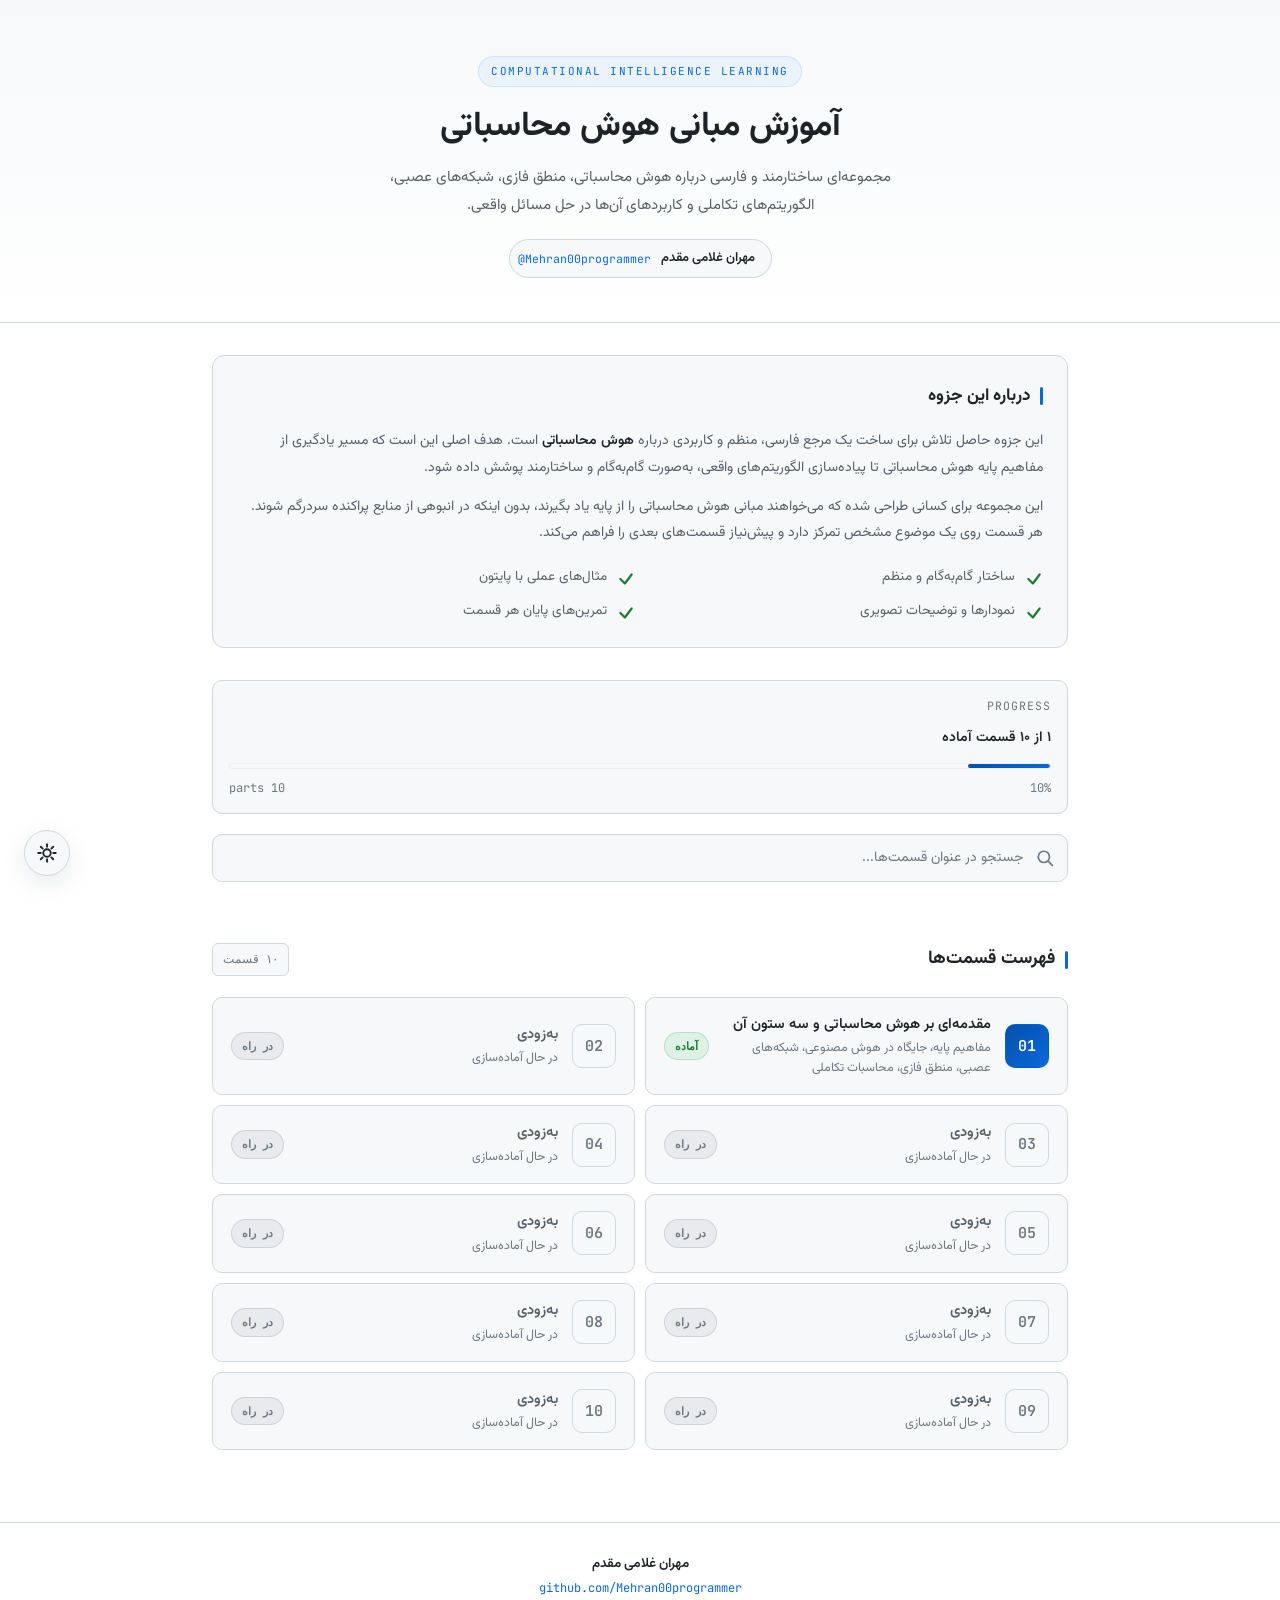
<file: index.html>
<!DOCTYPE html>
<html lang="fa" dir="rtl">
<head>
<meta charset="UTF-8">
<meta name="viewport" content="width=device-width, initial-scale=1.0, viewport-fit=cover">
<meta name="theme-color" content="#0d1117">
<meta name="description" content="آموزش مبانی هوش محاسباتی — مجموعه آموزشی ۱۰ قسمتی درباره هوش محاسباتی، منطق فازی، شبکه‌های عصبی، الگوریتم‌های تکاملی و برنامه‌نویسی هوشمند. نوشته مهران غلامی مقدم.">
<meta name="author" content="مهران غلامی مقدم">
<meta name="keywords" content="هوش محاسباتی, Computational Intelligence, منطق فازی, شبکه عصبی, الگوریتم ژنتیک, هوش مصنوعی, یادگیری ماشین">
<meta property="og:title" content="آموزش مبانی هوش محاسباتی">
<meta property="og:description" content="مجموعه آموزشی ۱۰ قسمتی درباره هوش محاسباتی، منطق فازی، شبکه‌های عصبی و الگوریتم‌های تکاملی">
<meta property="og:type" content="website">
<meta property="og:locale" content="fa_IR">
<meta property="og:url" content="https://mehran00programmer.github.io/Computational-Intelligence-Learning/">
<title>آموزش مبانی هوش محاسباتی — فهرست مطالب</title>
<link rel="icon" href="mehran-favicon.ico" sizes="any">
<link rel="canonical" href="https://mehran00programmer.github.io/Computational-Intelligence-Learning/">
<link rel="stylesheet" href="assets/style.css">
</head>
<body>

<header class="hero">
  <div class="page">
    <div class="hero-badge">Computational Intelligence Learning</div>
    <h1 class="hero-title">آموزش مبانی هوش محاسباتی</h1>
    <p class="hero-desc">
      مجموعه‌ای ساختارمند و فارسی درباره هوش محاسباتی، منطق فازی، شبکه‌های عصبی،
      الگوریتم‌های تکاملی و کاربردهای آن‌ها در حل مسائل واقعی.
    </p>
    <div class="hero-author">
      <span class="hero-author-name">مهران غلامی مقدم</span>
      <a class="hero-author-link" href="https://github.com/Mehran00programmer" target="_blank" rel="noopener noreferrer">@Mehran00programmer</a>
    </div>
  </div>
</header>

<div class="page">

  <section class="about-section fade-in">
    <h2 class="about-section-title">درباره این جزوه</h2>
    <p>
      این جزوه حاصل تلاش برای ساخت یک مرجع فارسی، منظم و کاربردی درباره
      <strong>هوش محاسباتی</strong> است. هدف اصلی این است که مسیر یادگیری از
      مفاهیم پایه هوش محاسباتی تا پیاده‌سازی الگوریتم‌های واقعی، به‌صورت
      گام‌به‌گام و ساختارمند پوشش داده شود.
    </p>
    <p>
      این مجموعه برای کسانی طراحی شده که می‌خواهند مبانی هوش محاسباتی را
      از پایه یاد بگیرند، بدون اینکه در انبوهی از منابع پراکنده سردرگم شوند.
      هر قسمت روی یک موضوع مشخص تمرکز دارد و پیش‌نیاز قسمت‌های بعدی را
      فراهم می‌کند.
    </p>
    <div class="about-features">
      <div class="about-feature">
        <svg class="about-feature-check" viewBox="0 0 16 16" fill="none" stroke="currentColor" stroke-width="2" stroke-linecap="round" stroke-linejoin="round"><polyline points="3 8 7 12 13 4"/></svg>
        <span>ساختار گام‌به‌گام و منظم</span>
      </div>
      <div class="about-feature">
        <svg class="about-feature-check" viewBox="0 0 16 16" fill="none" stroke="currentColor" stroke-width="2" stroke-linecap="round" stroke-linejoin="round"><polyline points="3 8 7 12 13 4"/></svg>
        <span>مثال‌های عملی با پایتون</span>
      </div>
      <div class="about-feature">
        <svg class="about-feature-check" viewBox="0 0 16 16" fill="none" stroke="currentColor" stroke-width="2" stroke-linecap="round" stroke-linejoin="round"><polyline points="3 8 7 12 13 4"/></svg>
        <span>نمودارها و توضیحات تصویری</span>
      </div>
      <div class="about-feature">
        <svg class="about-feature-check" viewBox="0 0 16 16" fill="none" stroke="currentColor" stroke-width="2" stroke-linecap="round" stroke-linejoin="round"><polyline points="3 8 7 12 13 4"/></svg>
        <span>تمرین‌های پایان هر قسمت</span>
      </div>
    </div>
  </section>

  <div class="meta-row fade-in" style="grid-template-columns: 1fr;">
    <div class="meta-box">
      <span class="meta-box-label">Progress</span>
      <span class="meta-box-value">۱ از ۱۰ قسمت آماده</span>
      <div class="overall-progress-track">
        <div class="overall-progress-fill" style="width: 10%;"></div>
      </div>
      <div class="overall-progress-text">
        <span>10%</span>
        <span>10 parts</span>
      </div>
    </div>
  </div>

  <div class="search-wrap fade-in">
    <svg class="search-icon" viewBox="0 0 16 16" fill="none" stroke="currentColor" stroke-width="1.5" stroke-linecap="round" stroke-linejoin="round">
      <circle cx="7" cy="7" r="5"/>
      <path d="M11 11l3.5 3.5"/>
    </svg>
    <input type="text" class="search-input" placeholder="جستجو در عنوان قسمت‌ها..." aria-label="جستجو در قسمت‌ها">
  </div>

  <section class="parts-list">
    <div class="parts-list-header">
      <h2 class="parts-list-title">فهرست قسمت‌ها</h2>
      <span class="parts-list-count">۱۰ قسمت</span>
    </div>

    <div class="parts-grid">

      <a class="part-card ready fade-in" href="part-01.html">
        <div class="part-card-num">01</div>
        <div class="part-card-body">
          <div class="part-card-title">مقدمه‌ای بر هوش محاسباتی و سه ستون آن</div>
          <div class="part-card-desc">مفاهیم پایه، جایگاه در هوش مصنوعی، شبکه‌های عصبی، منطق فازی، محاسبات تکاملی</div>
        </div>
        <div class="part-card-status">آماده</div>
      </a>

      <div class="part-card locked fade-in">
        <div class="part-card-num">02</div>
        <div class="part-card-body">
          <div class="part-card-title">به‌زودی</div>
          <div class="part-card-desc">در حال آماده‌سازی</div>
        </div>
        <div class="part-card-status">در راه</div>
      </div>

      <div class="part-card locked fade-in">
        <div class="part-card-num">03</div>
        <div class="part-card-body">
          <div class="part-card-title">به‌زودی</div>
          <div class="part-card-desc">در حال آماده‌سازی</div>
        </div>
        <div class="part-card-status">در راه</div>
      </div>

      <div class="part-card locked fade-in">
        <div class="part-card-num">04</div>
        <div class="part-card-body">
          <div class="part-card-title">به‌زودی</div>
          <div class="part-card-desc">در حال آماده‌سازی</div>
        </div>
        <div class="part-card-status">در راه</div>
      </div>

      <div class="part-card locked fade-in">
        <div class="part-card-num">05</div>
        <div class="part-card-body">
          <div class="part-card-title">به‌زودی</div>
          <div class="part-card-desc">در حال آماده‌سازی</div>
        </div>
        <div class="part-card-status">در راه</div>
      </div>

      <div class="part-card locked fade-in">
        <div class="part-card-num">06</div>
        <div class="part-card-body">
          <div class="part-card-title">به‌زودی</div>
          <div class="part-card-desc">در حال آماده‌سازی</div>
        </div>
        <div class="part-card-status">در راه</div>
      </div>

      <div class="part-card locked fade-in">
        <div class="part-card-num">07</div>
        <div class="part-card-body">
          <div class="part-card-title">به‌زودی</div>
          <div class="part-card-desc">در حال آماده‌سازی</div>
        </div>
        <div class="part-card-status">در راه</div>
      </div>

      <div class="part-card locked fade-in">
        <div class="part-card-num">08</div>
        <div class="part-card-body">
          <div class="part-card-title">به‌زودی</div>
          <div class="part-card-desc">در حال آماده‌سازی</div>
        </div>
        <div class="part-card-status">در راه</div>
      </div>

      <div class="part-card locked fade-in">
        <div class="part-card-num">09</div>
        <div class="part-card-body">
          <div class="part-card-title">به‌زودی</div>
          <div class="part-card-desc">در حال آماده‌سازی</div>
        </div>
        <div class="part-card-status">در راه</div>
      </div>

      <div class="part-card locked fade-in">
        <div class="part-card-num">10</div>
        <div class="part-card-body">
          <div class="part-card-title">به‌زودی</div>
          <div class="part-card-desc">در حال آماده‌سازی</div>
        </div>
        <div class="part-card-status">در راه</div>
      </div>

    </div>

    <div class="search-empty">
      هیچ قسمتی با این عنوان پیدا نشد.
    </div>
  </section>
</div>

<footer class="doc-footer">
  <div class="footer-name">مهران غلامی مقدم</div>
  <div>
    <a class="footer-link" href="https://github.com/Mehran00programmer" target="_blank" rel="noopener noreferrer">github.com/Mehran00programmer</a>
  </div>
</footer>

<button class="back-to-top" type="button" aria-label="بازگشت به بالا">
  <svg viewBox="0 0 16 16" fill="none" stroke="currentColor" stroke-width="2" stroke-linecap="round" stroke-linejoin="round">
    <path d="M8 13V3"/>
    <polyline points="3 8 8 3 13 8"/>
  </svg>
</button>

<button class="theme-toggle" type="button" aria-label="تغییر تم">
  <svg class="icon-moon" viewBox="0 0 16 16" fill="none" stroke="currentColor" stroke-width="1.5" stroke-linecap="round" stroke-linejoin="round">
    <path d="M14 9.5A6 6 0 0 1 6.5 2 6 6 0 1 0 14 9.5z"/>
  </svg>
  <svg class="icon-sun" viewBox="0 0 16 16" fill="none" stroke="currentColor" stroke-width="1.5" stroke-linecap="round" stroke-linejoin="round">
    <circle cx="8" cy="8" r="3"/>
    <path d="M8 1v2M8 13v2M1 8h2M13 8h2M3 3l1.5 1.5M11.5 11.5L13 13M13 3l-1.5 1.5M4.5 11.5L3 13"/>
  </svg>
</button>

<script src="assets/app.js"></script>

</body>
</html>
</file>
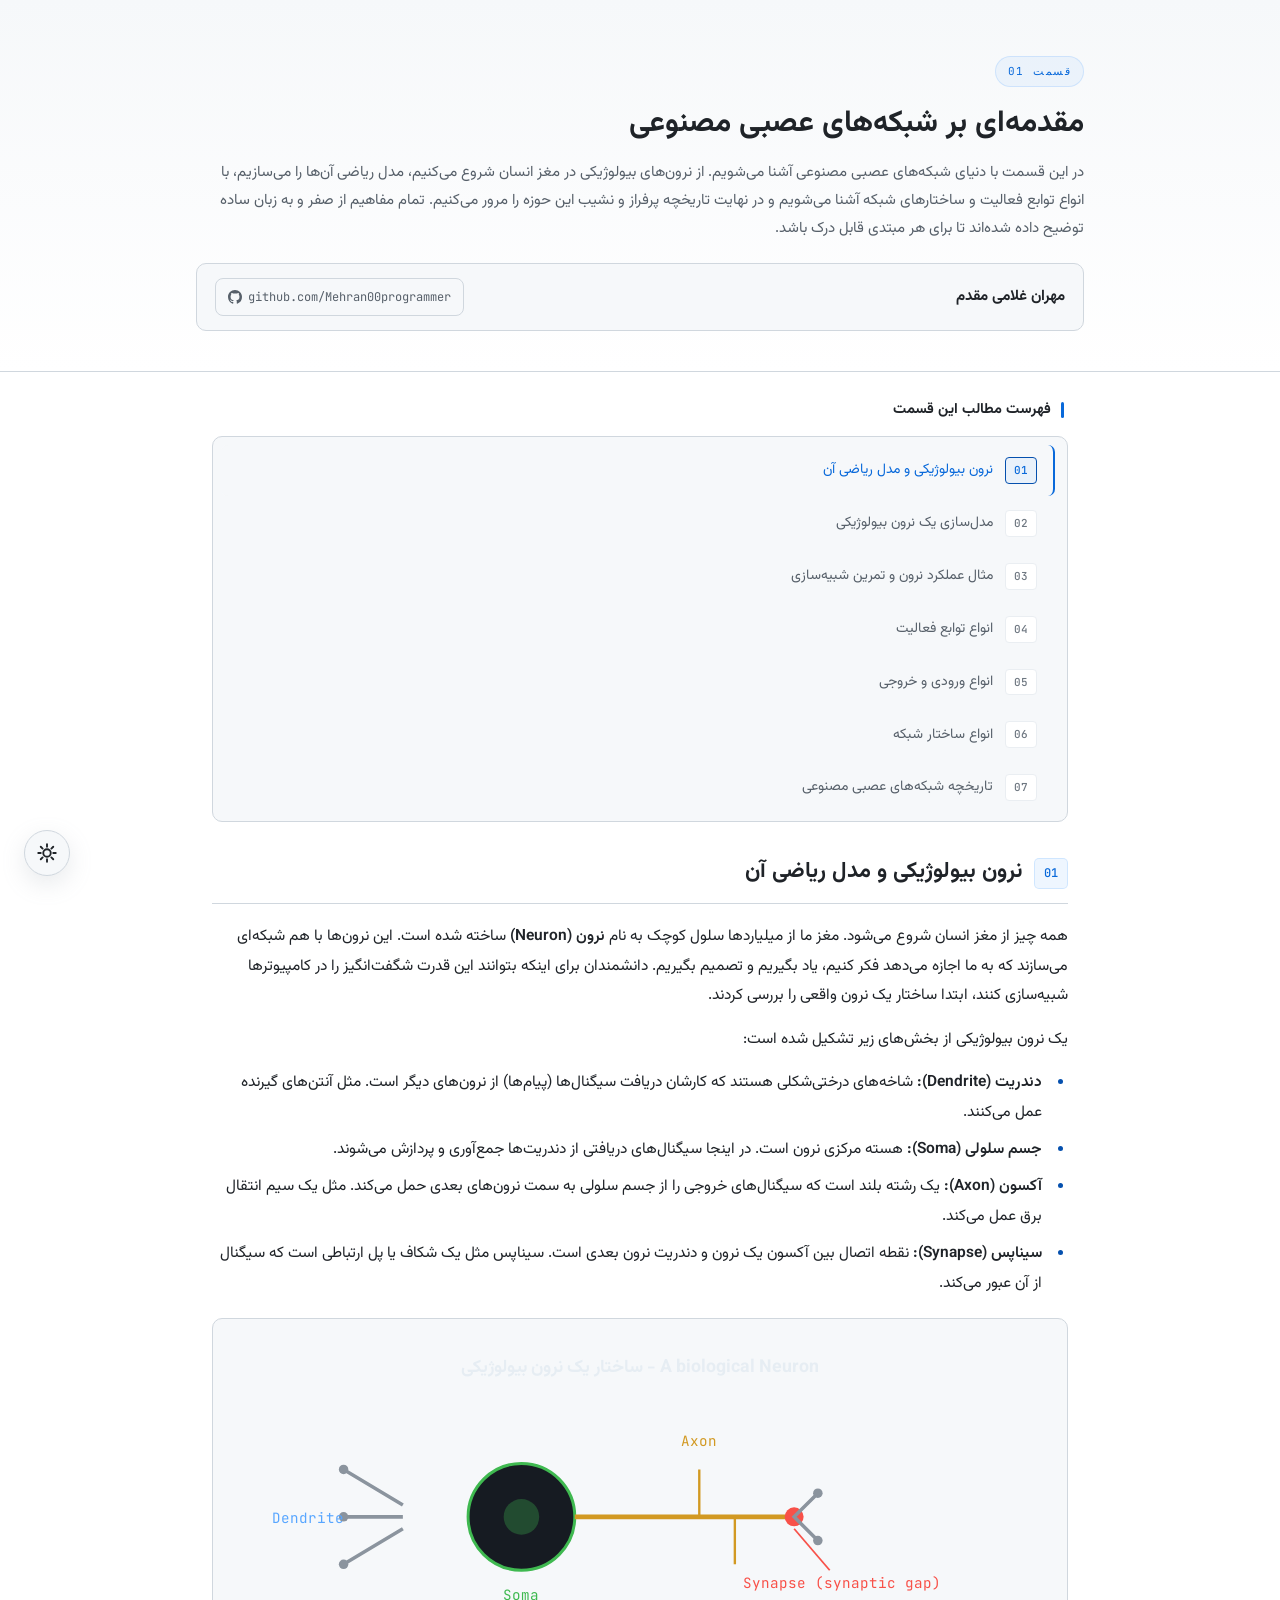
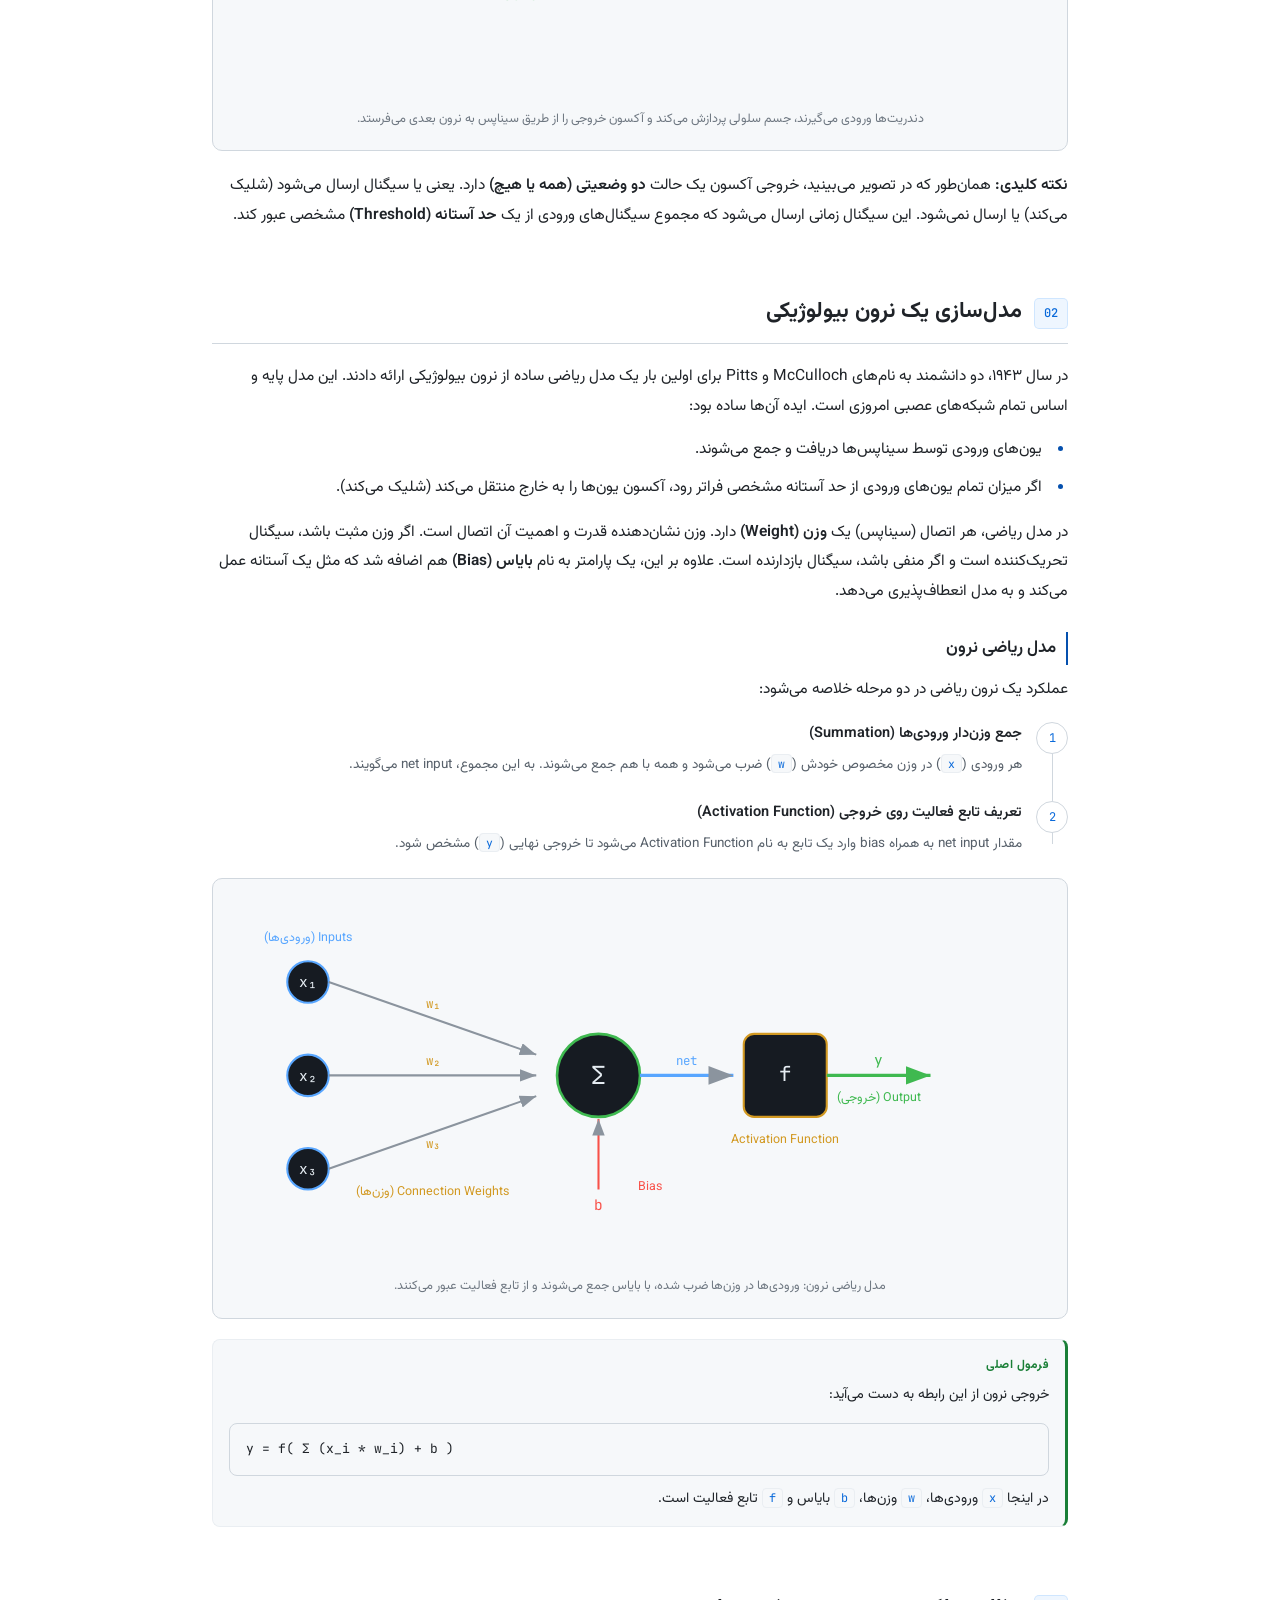
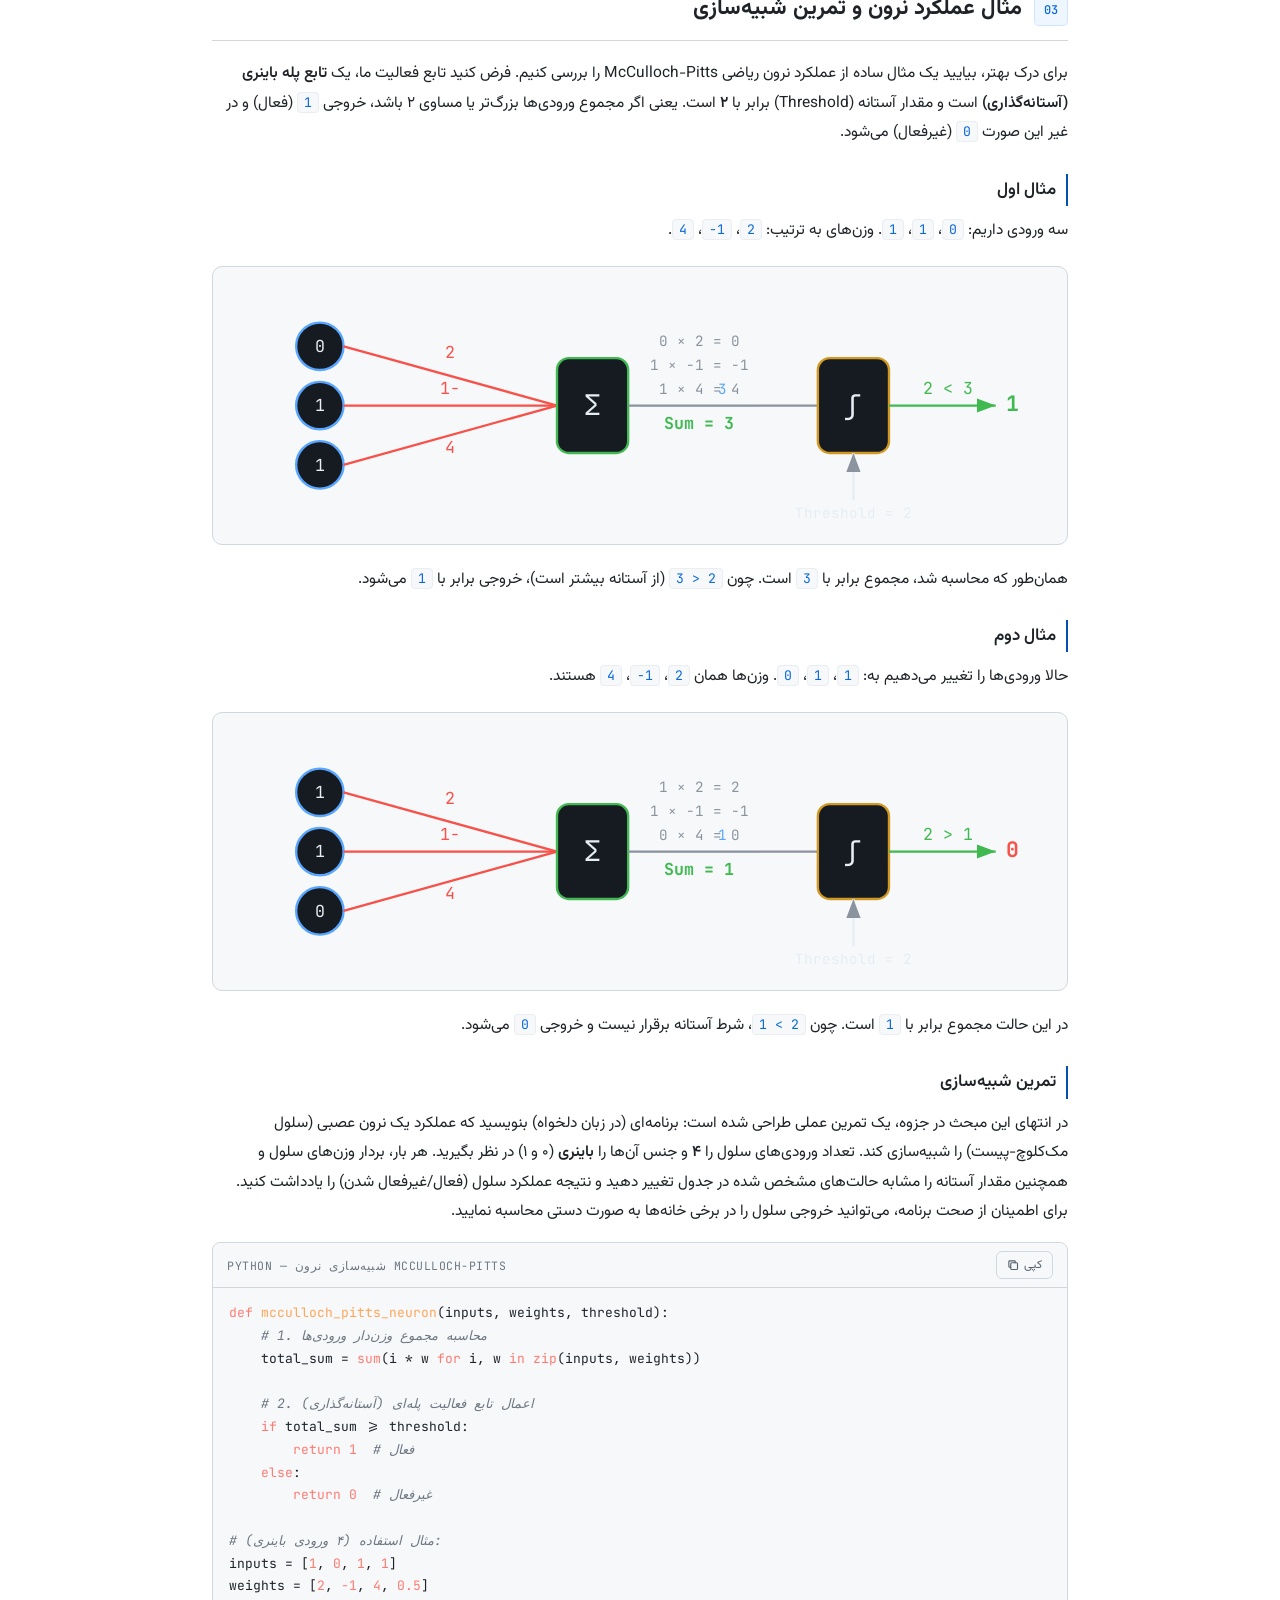
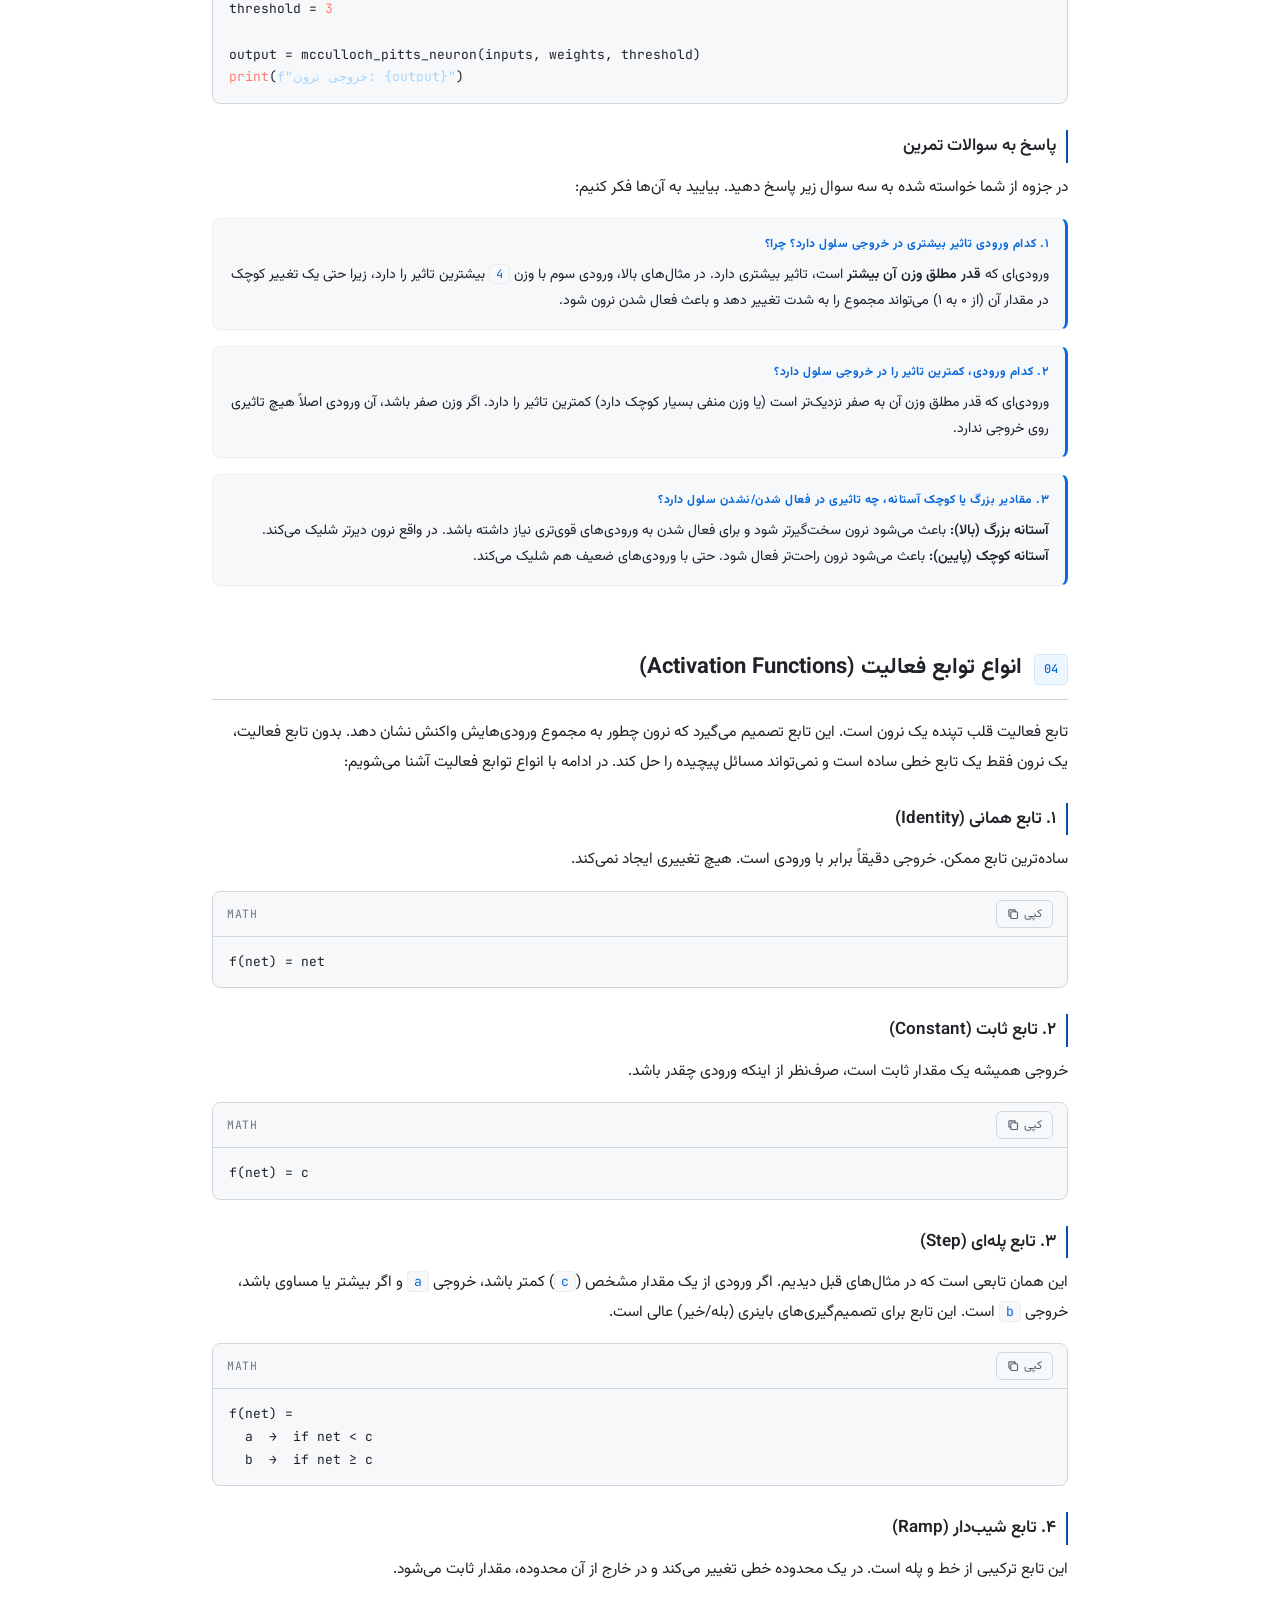
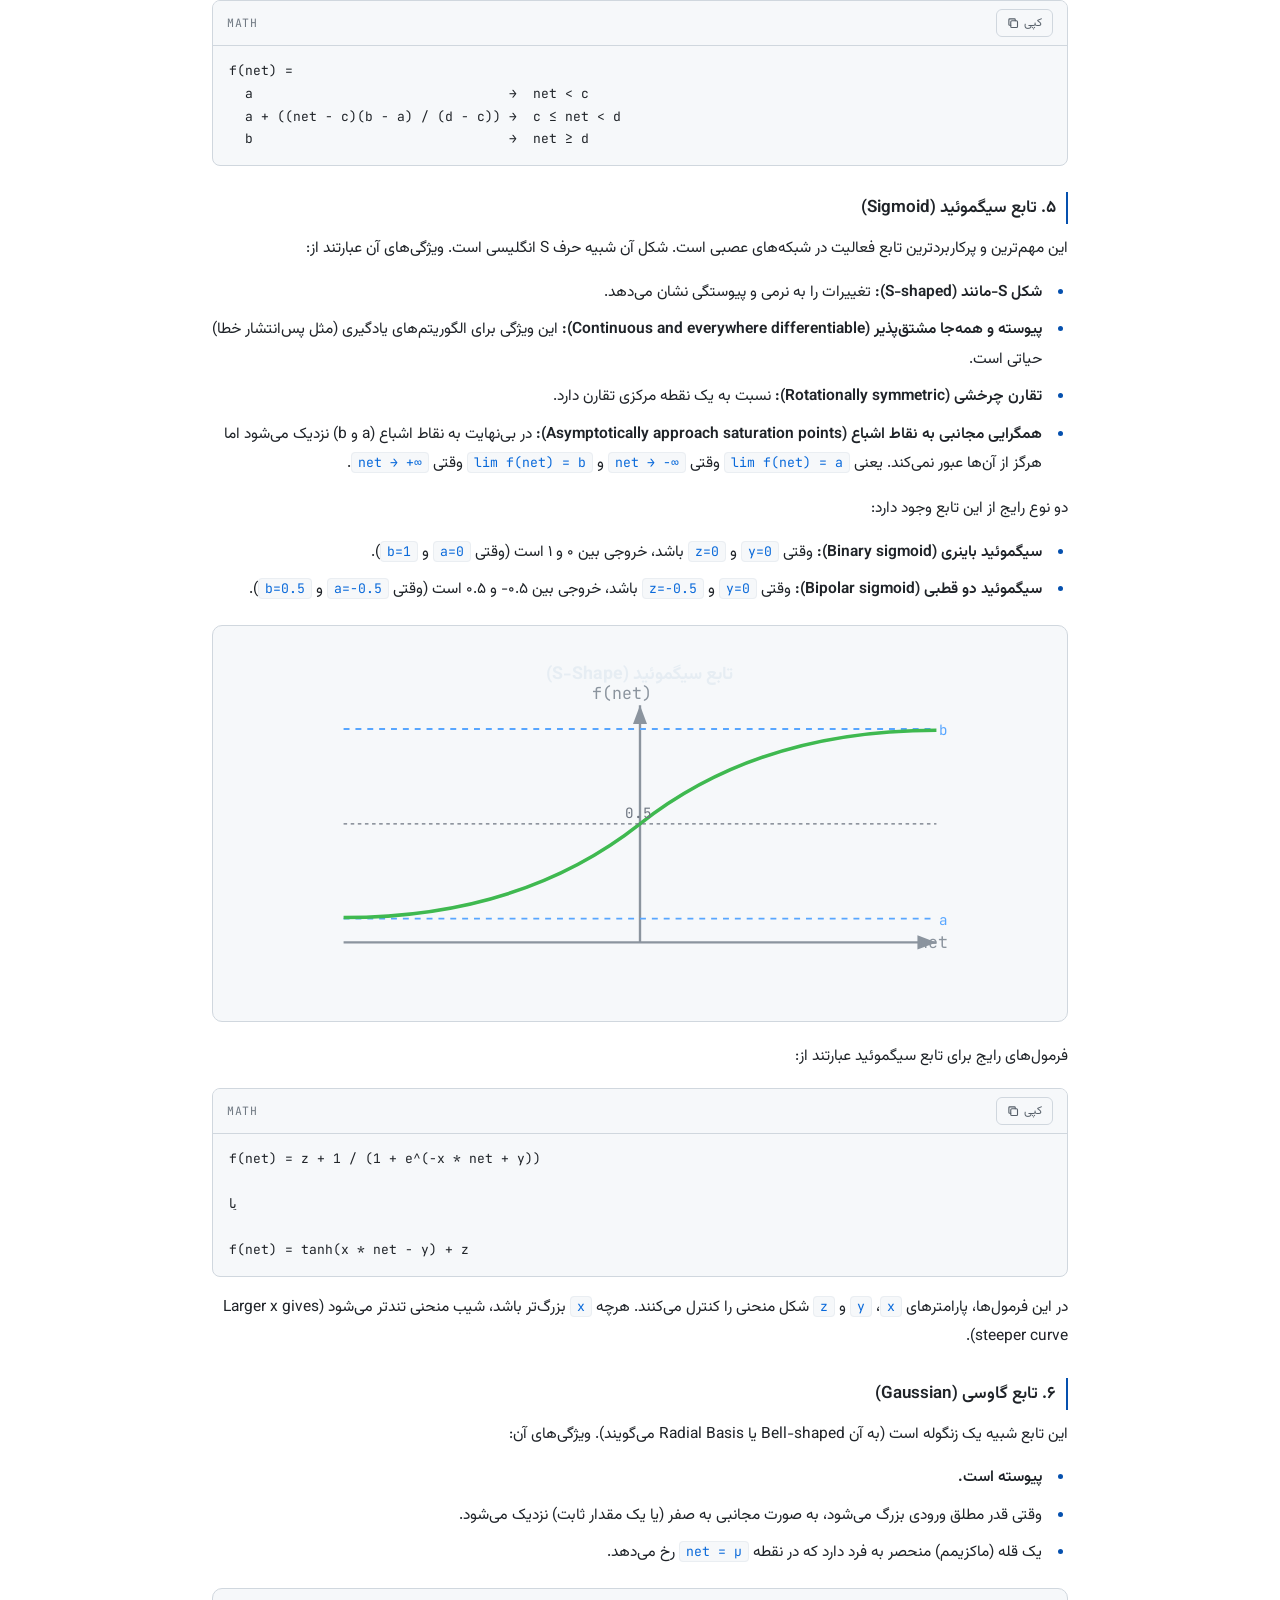
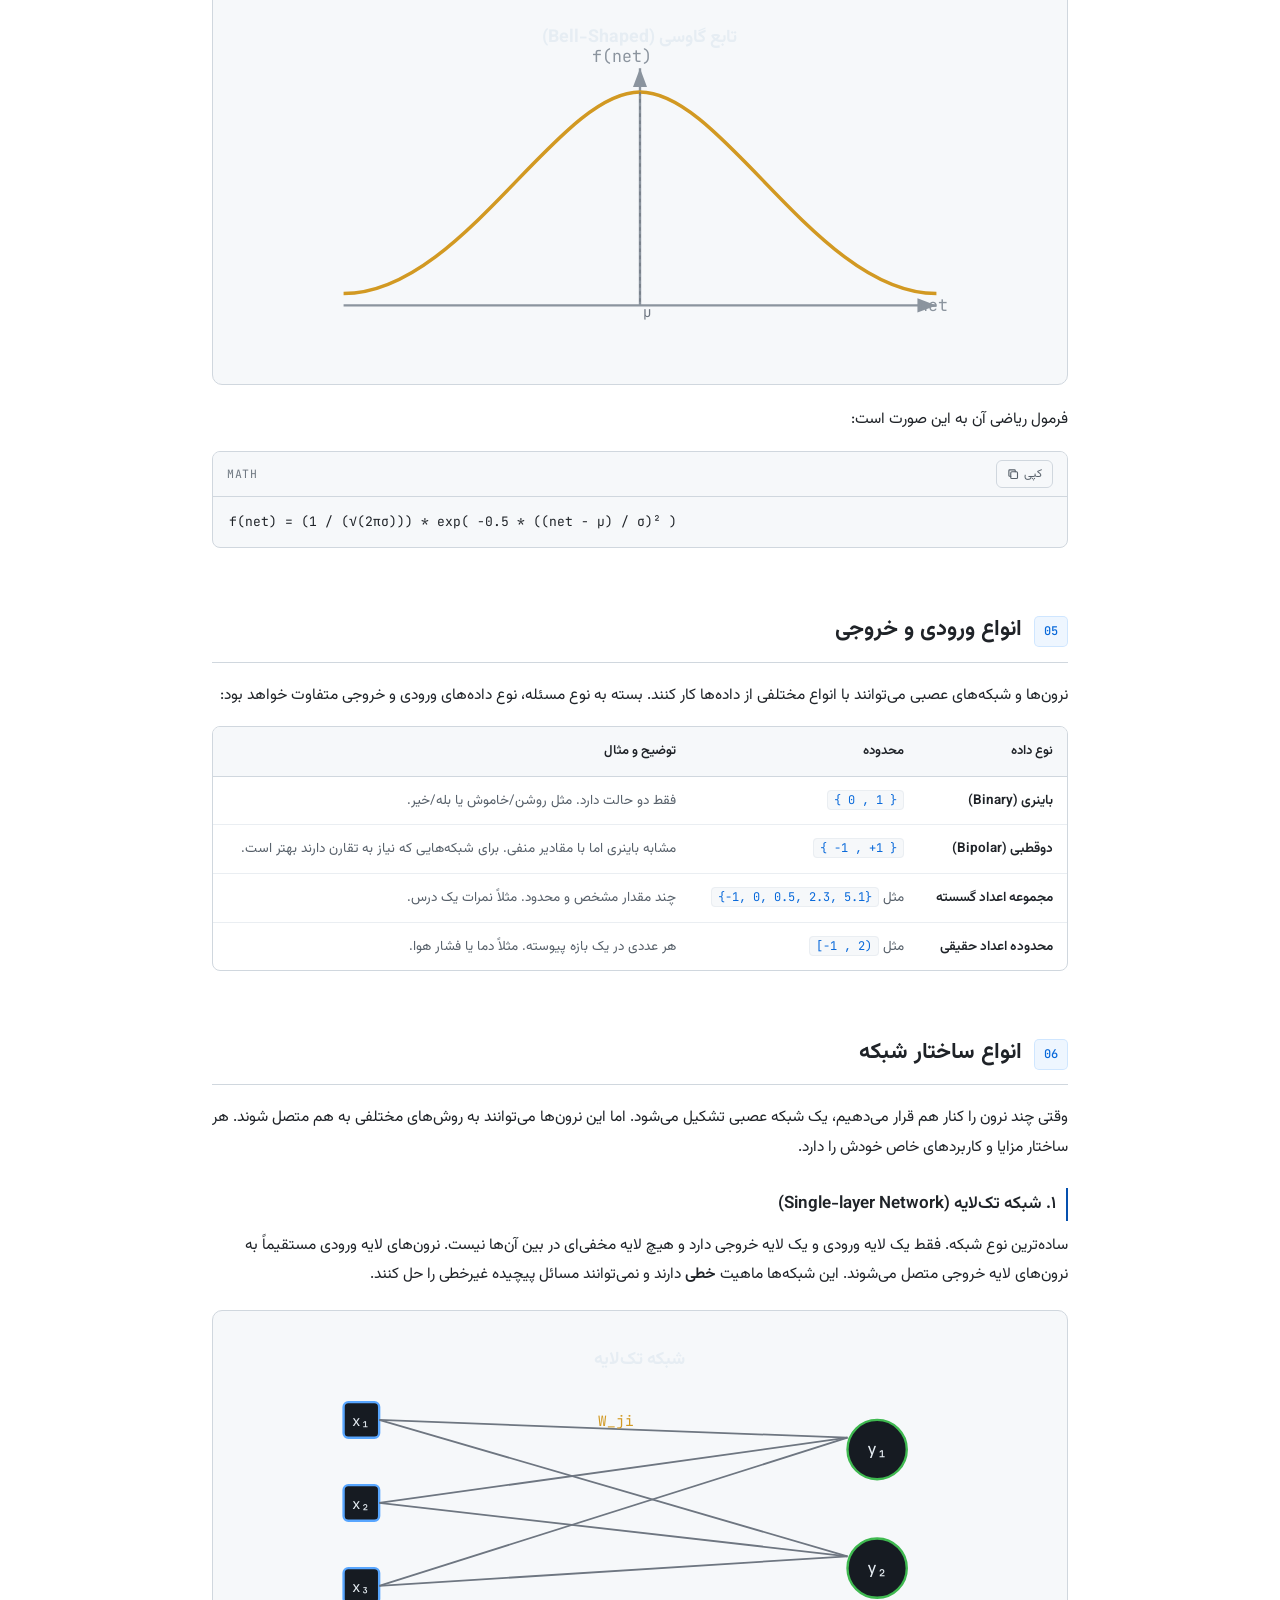
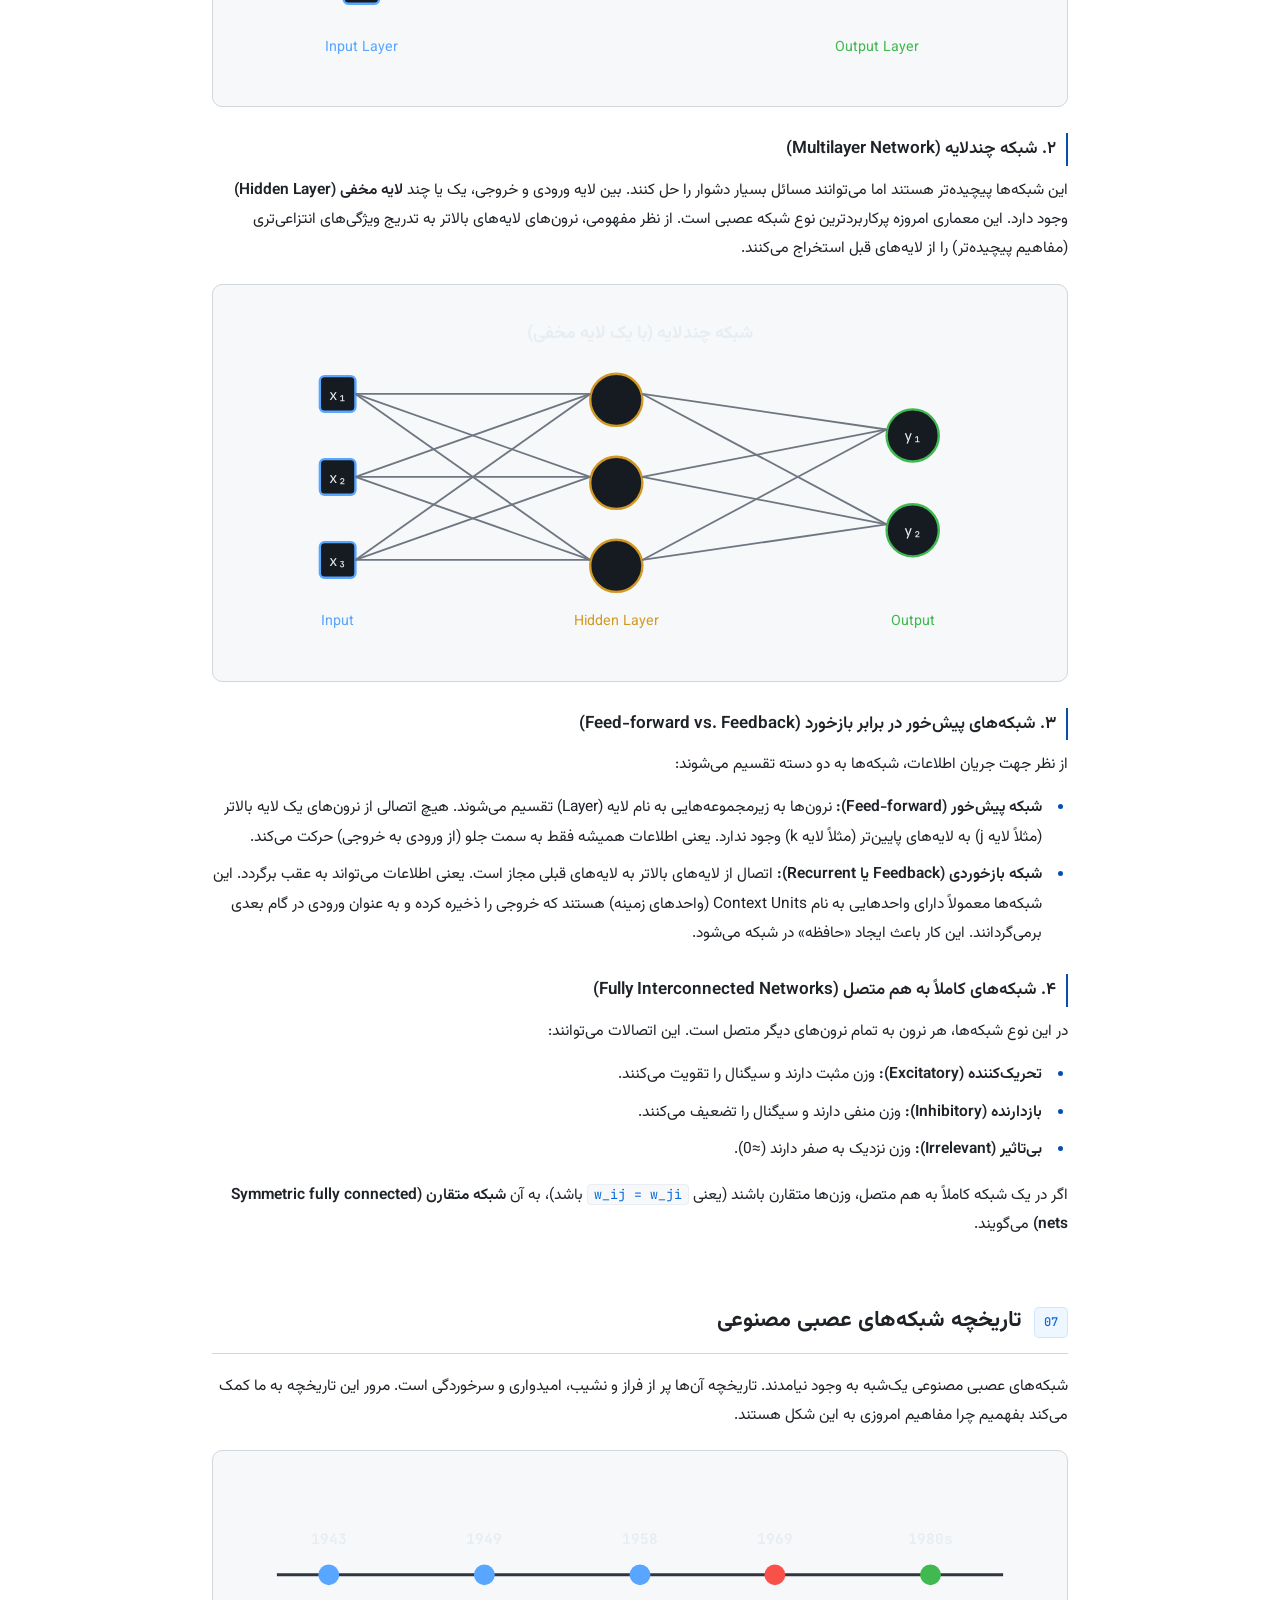
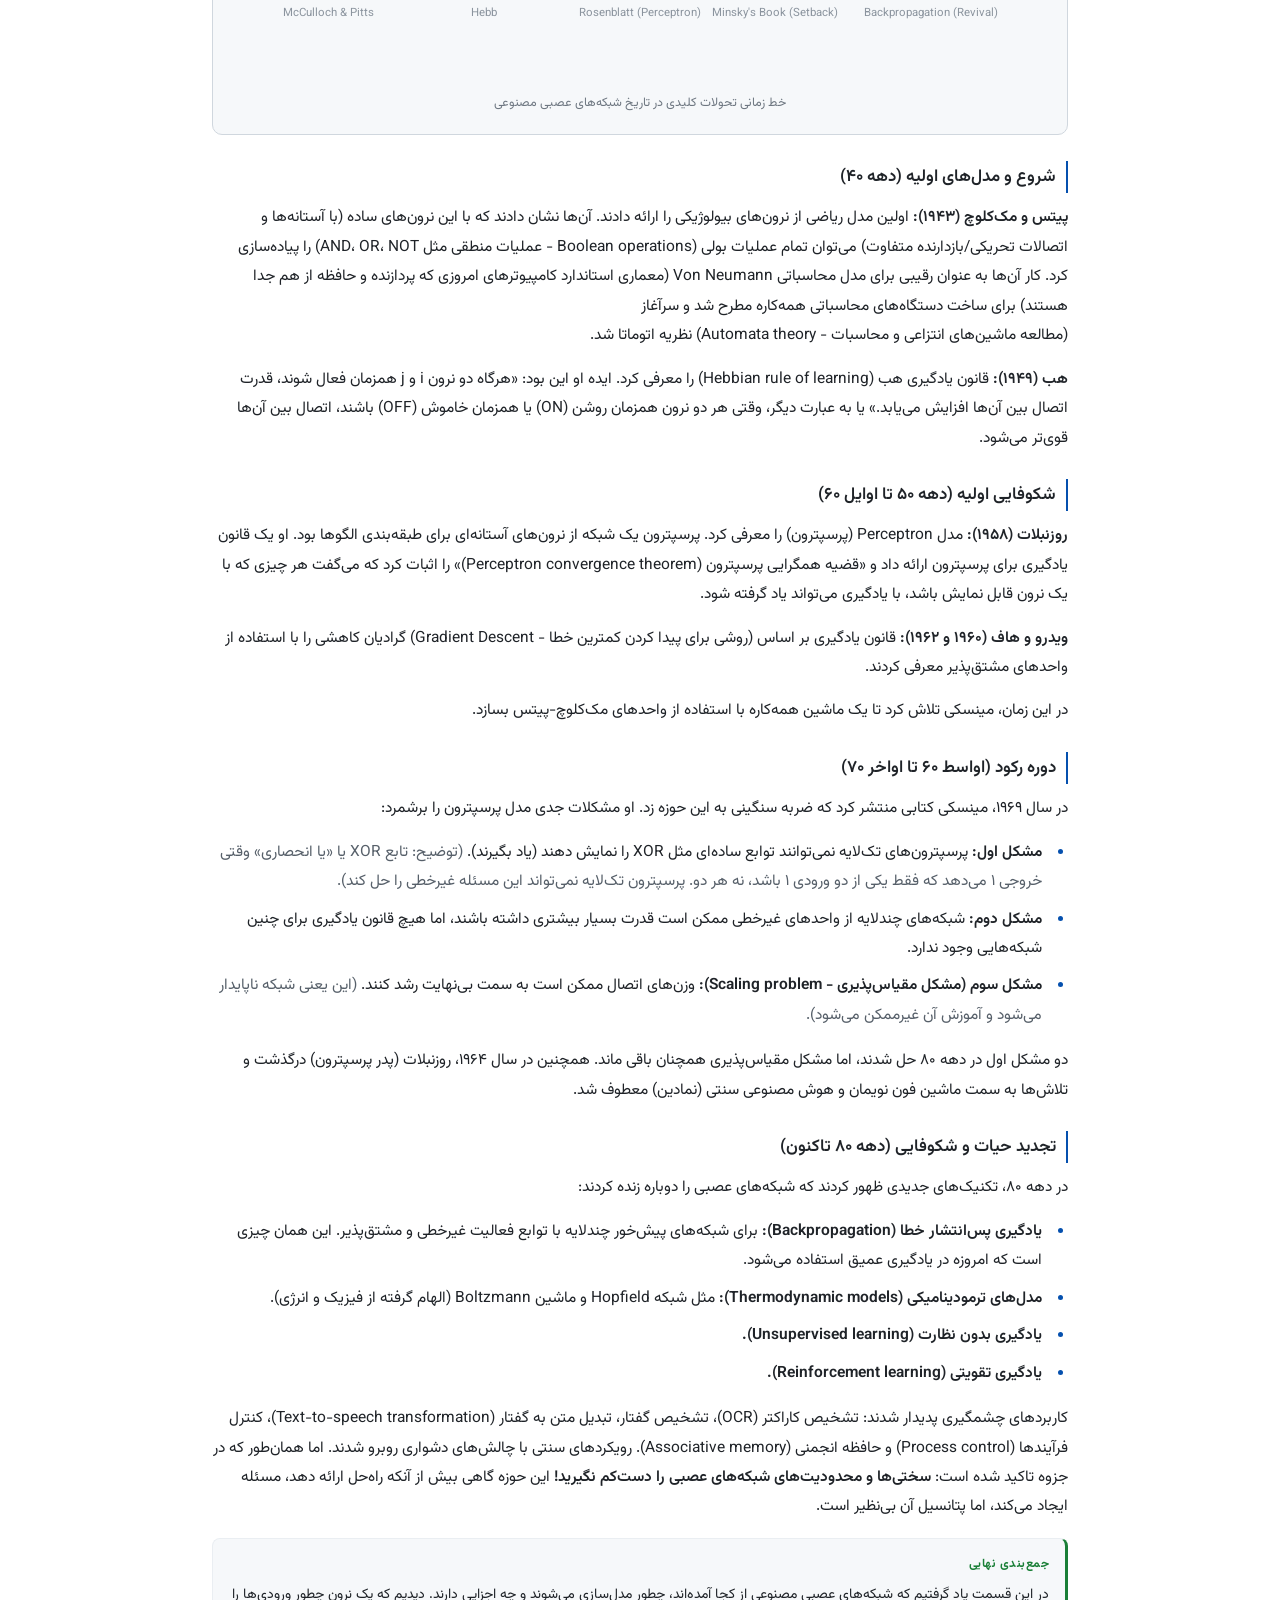
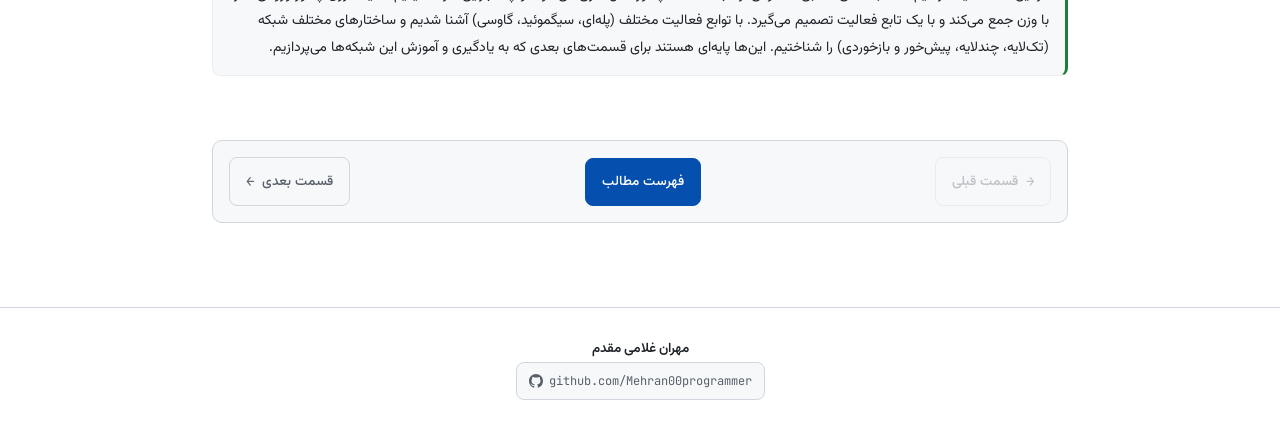
<file: part-01.html>
<!DOCTYPE html>
<html lang="fa" dir="rtl">
<head>
<meta charset="UTF-8">
<meta name="viewport" content="width=device-width, initial-scale=1.0, viewport-fit=cover">
<meta name="theme-color" content="#0d1117">
<meta name="description" content="قسمت اول آموزش مبانی هوش محاسباتی — مقدمه‌ای کامل بر شبکه‌های عصبی مصنوعی، از نرون بیولوژیکی تا تاریخچه و ساختارها">
<meta name="author" content="مهران غلامی مقدم">
<title>قسمت 01 — مقدمه‌ای بر شبکه‌های عصبی مصنوعی</title>
<link rel="icon" href="mehran-favicon.ico" sizes="any">
<link rel="canonical" href="https://mehran00programmer.github.io/Computational-Intelligence-Learning/part-01.html">
<link rel="stylesheet" href="assets/style.css">
</head>
<body>

<div class="reading-progress">
  <div class="reading-progress-bar"></div>
</div>

<header class="doc-header">
  <div class="page">
    <div class="hero-badge">قسمت 01</div>
    <h1 class="doc-title">مقدمه‌ای بر شبکه‌های عصبی مصنوعی</h1>
    <p class="doc-subtitle">
      در این قسمت با دنیای شبکه‌های عصبی مصنوعی آشنا می‌شویم. از نرون‌های بیولوژیکی در مغز انسان شروع می‌کنیم، 
      مدل ریاضی آن‌ها را می‌سازیم، با انواع توابع فعالیت و ساختارهای شبکه آشنا می‌شویم و در نهایت تاریخچه پرفراز و نشیب 
      این حوزه را مرور می‌کنیم. تمام مفاهیم از صفر و به زبان ساده توضیح داده شده‌اند تا برای هر مبتدی قابل درک باشد.
    </p>

    <div class="author-card">
      <div class="author-name">مهران غلامی مقدم</div>
      <a class="author-link" href="https://github.com/Mehran00programmer" target="_blank" rel="noopener noreferrer" aria-label="گیت‌هاب مهران غلامی مقدم">
        <svg viewBox="0 0 16 16" fill="currentColor" aria-hidden="true">
          <path d="M8 0C3.58 0 0 3.58 0 8c0 3.54 2.29 6.53 5.47 7.59.4.07.55-.17.55-.38 0-.19-.01-.82-.01-1.49-2.01.37-2.53-.49-2.69-.94-.09-.23-.48-.94-.82-1.13-.28-.15-.68-.52-.01-.53.63-.01 1.08.58 1.23.82.72 1.21 1.87.87 2.33.66.07-.52.28-.87.51-1.07-1.78-.2-3.64-.89-3.64-3.95 0-.87.31-1.59.82-2.15-.08-.2-.36-1.02.08-2.12 0 0 .67-.21 2.2.82.64-.18 1.32-.27 2-.27.68 0 1.36.09 2 .27 1.53-1.04 2.2-.82 2.2-.82.44 1.1.16 1.92.08 2.12.51.56.82 1.27.82 2.15 0 3.07-1.87 3.75-3.65 3.95.29.25.54.73.54 1.48 0 1.07-.01 1.93-.01 2.2 0 .21.15.46.55.38A8.012 8.012 0 0 0 16 8c0-4.42-3.58-8-8-8z"/>
        </svg>
        github.com/Mehran00programmer
      </a>
    </div>
  </div>
</header>

<div class="page">

  <aside class="toc-wrap fade-in">
    <div class="toc-header">فهرست مطالب این قسمت</div>
    <ul class="toc-list">
      <li><a class="toc-link" href="#s1"><span class="num">01</span><span>نرون بیولوژیکی و مدل ریاضی آن</span></a></li>
      <li><a class="toc-link" href="#s2"><span class="num">02</span><span>مدل‌سازی یک نرون بیولوژیکی</span></a></li>
      <li><a class="toc-link" href="#s3"><span class="num">03</span><span>مثال عملکرد نرون و تمرین شبیه‌سازی</span></a></li>
      <li><a class="toc-link" href="#s4"><span class="num">04</span><span>انواع توابع فعالیت</span></a></li>
      <li><a class="toc-link" href="#s5"><span class="num">05</span><span>انواع ورودی و خروجی</span></a></li>
      <li><a class="toc-link" href="#s6"><span class="num">06</span><span>انواع ساختار شبکه</span></a></li>
      <li><a class="toc-link" href="#s7"><span class="num">07</span><span>تاریخچه شبکه‌های عصبی مصنوعی</span></a></li>
    </ul>
  </aside>

  <main>

    <!-- ================= SECTION 01 ================= -->
    <section class="section fade-in" id="s1">
      <div class="section-head">
        <span class="section-num">01</span>
        <h2 class="section-title">نرون بیولوژیکی و مدل ریاضی آن</h2>
      </div>

      <p>
        همه چیز از مغز انسان شروع می‌شود. مغز ما از میلیاردها سلول کوچک به نام <strong>نرون (Neuron)</strong> ساخته شده است. 
        این نرون‌ها با هم شبکه‌ای می‌سازند که به ما اجازه می‌دهد فکر کنیم، یاد بگیریم و تصمیم بگیریم. 
        دانشمندان برای اینکه بتوانند این قدرت شگفت‌انگیز را در کامپیوترها شبیه‌سازی کنند، ابتدا ساختار یک نرون واقعی را بررسی کردند.
      </p>

      <p>
        یک نرون بیولوژیکی از بخش‌های زیر تشکیل شده است:
      </p>

      <ul>
        <li><strong>دندریت (Dendrite):</strong> شاخه‌های درختی‌شکلی هستند که کارشان دریافت سیگنال‌ها (پیام‌ها) از نرون‌های دیگر است. مثل آنتن‌های گیرنده عمل می‌کنند.</li>
        <li><strong>جسم سلولی (Soma):</strong> هسته مرکزی نرون است. در اینجا سیگنال‌های دریافتی از دندریت‌ها جمع‌آوری و پردازش می‌شوند.</li>
        <li><strong>آکسون (Axon):</strong> یک رشته بلند است که سیگنال‌های خروجی را از جسم سلولی به سمت نرون‌های بعدی حمل می‌کند. مثل یک سیم انتقال برق عمل می‌کند.</li>
        <li><strong>سیناپس (Synapse):</strong> نقطه اتصال بین آکسون یک نرون و دندریت نرون بعدی است. سیناپس مثل یک شکاف یا پل ارتباطی است که سیگنال از آن عبور می‌کند.</li>
      </ul>

      <div class="diagram">
        <svg viewBox="0 0 700 300" xmlns="http://www.w3.org/2000/svg" role="img" aria-label="ساختار نرون بیولوژیکی">
          <text x="350" y="28" text-anchor="middle" fill="#e6edf3" font-family="Vazirmatn, sans-serif" font-size="15" font-weight="700">A biological Neuron - ساختار یک نرون بیولوژیکی</text>

          <!-- Dendrites (Left) -->
          <path d="M 100 150 L 150 150 M 100 110 L 150 140 M 100 190 L 150 160" stroke="#8b949e" stroke-width="3" fill="none" />
          <circle cx="100" cy="150" r="4" fill="#8b949e" />
          <circle cx="100" cy="110" r="4" fill="#8b949e" />
          <circle cx="100" cy="190" r="4" fill="#8b949e" />
          <text x="70" y="155" text-anchor="middle" fill="#58a6ff" font-family="JetBrains Mono, monospace" font-size="12" direction="ltr">Dendrite</text>

          <!-- Soma (Center) -->
          <circle cx="250" cy="150" r="45" fill="#161b22" stroke="#3fb950" stroke-width="2.5" />
          <circle cx="250" cy="150" r="15" fill="#3fb950" opacity="0.3" />
          <text x="250" y="220" text-anchor="middle" fill="#3fb950" font-family="JetBrains Mono, monospace" font-size="12" direction="ltr">Soma</text>

          <!-- Axon (Right) -->
          <line x1="295" y1="150" x2="480" y2="150" stroke="#d29922" stroke-width="4" />
          <line x1="400" y1="150" x2="400" y2="110" stroke="#d29922" stroke-width="2" />
          <line x1="430" y1="150" x2="430" y2="190" stroke="#d29922" stroke-width="2" />
          <text x="400" y="90" text-anchor="middle" fill="#d29922" font-family="JetBrains Mono, monospace" font-size="12" direction="ltr">Axon</text>

          <!-- Synapse -->
          <circle cx="480" cy="150" r="8" fill="#f85149" />
          <path d="M 500 130 L 480 150 L 500 170" stroke="#8b949e" stroke-width="3" fill="none" />
          <circle cx="500" cy="130" r="4" fill="#8b949e" />
          <circle cx="500" cy="170" r="4" fill="#8b949e" />
          
          <text x="520" y="210" text-anchor="middle" fill="#f85149" font-family="JetBrains Mono, monospace" font-size="12" direction="ltr">Synapse (synaptic gap)</text>
          <line x1="480" y1="160" x2="510" y2="195" stroke="#f85149" stroke-width="1.5" />
        </svg>
        <div class="diagram-caption">دندریت‌ها ورودی می‌گیرند، جسم سلولی پردازش می‌کند و آکسون خروجی را از طریق سیناپس به نرون بعدی می‌فرستد.</div>
      </div>

      <p>
        <strong>نکته کلیدی:</strong> همان‌طور که در تصویر می‌بینید، خروجی آکسون یک حالت <strong>دو وضعیتی (همه یا هیچ)</strong> دارد. 
        یعنی یا سیگنال ارسال می‌شود (شلیک می‌کند) یا ارسال نمی‌شود. 
        این سیگنال زمانی ارسال می‌شود که مجموع سیگنال‌های ورودی از یک <strong>حد آستانه (Threshold)</strong> مشخصی عبور کند.
      </p>
    </section>

    <!-- ================= SECTION 02 ================= -->
    <section class="section fade-in" id="s2">
      <div class="section-head">
        <span class="section-num">02</span>
        <h2 class="section-title">مدل‌سازی یک نرون بیولوژیکی</h2>
      </div>

      <p>
        در سال ۱۹۴۳، دو دانشمند به نام‌های <bdi>McCulloch</bdi> و <bdi>Pitts</bdi> برای اولین بار یک مدل ریاضی ساده از نرون بیولوژیکی ارائه دادند. 
        این مدل پایه و اساس تمام شبکه‌های عصبی امروزی است. ایده آن‌ها ساده بود:
      </p>

      <ul>
        <li>یون‌های ورودی توسط سیناپس‌ها دریافت و جمع می‌شوند.</li>
        <li>اگر میزان تمام یون‌های ورودی از حد آستانه مشخصی فراتر رود، آکسون یون‌ها را به خارج منتقل می‌کند (شلیک می‌کند).</li>
      </ul>

      <p>
        در مدل ریاضی، هر اتصال (سیناپس) یک <strong>وزن (Weight)</strong> دارد. وزن نشان‌دهنده قدرت و اهمیت آن اتصال است. 
        اگر وزن مثبت باشد، سیگنال تحریک‌کننده است و اگر منفی باشد، سیگنال بازدارنده است. 
        علاوه بر این، یک پارامتر به نام <strong>بایاس (Bias)</strong> هم اضافه شد که مثل یک آستانه عمل می‌کند و به مدل انعطاف‌پذیری می‌دهد.
      </p>

      <h3>مدل ریاضی نرون</h3>
      <p>
        عملکرد یک نرون ریاضی در دو مرحله خلاصه می‌شود:
      </p>
      <ol class="flow">
        <li>
          <strong>جمع وزن‌دار ورودی‌ها (Summation)</strong>
          <span>هر ورودی (<code>x</code>) در وزن مخصوص خودش (<code>w</code>) ضرب می‌شود و همه با هم جمع می‌شوند. به این مجموع، <bdi>net input</bdi> می‌گویند.</span>
        </li>
        <li>
          <strong>تعریف تابع فعالیت روی خروجی (Activation Function)</strong>
          <span>مقدار <bdi>net input</bdi> به همراه <bdi>bias</bdi> وارد یک تابع به نام <bdi>Activation Function</bdi> می‌شود تا خروجی نهایی (<code>y</code>) مشخص شود.</span>
        </li>
      </ol>

      <div class="diagram">
        <svg viewBox="0 0 800 350" xmlns="http://www.w3.org/2000/svg" role="img" aria-label="مدل ریاضی نرون">
          <defs>
            <marker id="arrow" markerWidth="10" markerHeight="10" refX="8" refY="3" orient="auto">
              <polygon points="0 0, 8 3, 0 6" fill="#8b949e"/>
            </marker>
            <marker id="arrow-green" markerWidth="10" markerHeight="10" refX="8" refY="3" orient="auto">
              <polygon points="0 0, 8 3, 0 6" fill="#3fb950"/>
            </marker>
          </defs>

          <!-- Inputs -->
          <circle cx="80" cy="80" r="20" fill="#161b22" stroke="#58a6ff" stroke-width="2" />
          <text x="80" y="85" text-anchor="middle" fill="#e6edf3" font-family="JetBrains Mono, monospace" font-size="14">x₁</text>
          
          <circle cx="80" cy="170" r="20" fill="#161b22" stroke="#58a6ff" stroke-width="2" />
          <text x="80" y="175" text-anchor="middle" fill="#e6edf3" font-family="JetBrains Mono, monospace" font-size="14">x₂</text>

          <circle cx="80" cy="260" r="20" fill="#161b22" stroke="#58a6ff" stroke-width="2" />
          <text x="80" y="265" text-anchor="middle" fill="#e6edf3" font-family="JetBrains Mono, monospace" font-size="14">x₃</text>

          <text x="80" y="40" text-anchor="middle" fill="#58a6ff" font-family="Vazirmatn, sans-serif" font-size="12">Inputs (ورودی‌ها)</text>

          <!-- Weights -->
          <line x1="100" y1="80" x2="300" y2="150" stroke="#8b949e" stroke-width="2" marker-end="url(#arrow)" />
          <text x="200" y="105" text-anchor="middle" fill="#d29922" font-family="JetBrains Mono, monospace" font-size="12">w₁</text>
          
          <line x1="100" y1="170" x2="300" y2="170" stroke="#8b949e" stroke-width="2" marker-end="url(#arrow)" />
          <text x="200" y="160" text-anchor="middle" fill="#d29922" font-family="JetBrains Mono, monospace" font-size="12">w₂</text>

          <line x1="100" y1="260" x2="300" y2="190" stroke="#8b949e" stroke-width="2" marker-end="url(#arrow)" />
          <text x="200" y="240" text-anchor="middle" fill="#d29922" font-family="JetBrains Mono, monospace" font-size="12">w₃</text>

          <text x="200" y="285" text-anchor="middle" fill="#d29922" font-family="Vazirmatn, sans-serif" font-size="12">Connection Weights (وزن‌ها)</text>

          <!-- Summation -->
          <circle cx="360" cy="170" r="40" fill="#161b22" stroke="#3fb950" stroke-width="2.5" />
          <text x="360" y="178" text-anchor="middle" fill="#e6edf3" font-family="JetBrains Mono, monospace" font-size="24">Σ</text>
          
          <!-- Bias -->
          <line x1="360" y1="280" x2="360" y2="212" stroke="#f85149" stroke-width="2" marker-end="url(#arrow)" />
          <text x="360" y="300" text-anchor="middle" fill="#f85149" font-family="JetBrains Mono, monospace" font-size="14">b</text>
          <text x="410" y="280" text-anchor="middle" fill="#f85149" font-family="Vazirmatn, sans-serif" font-size="12">Bias</text>

          <!-- Net Input -->
          <line x1="400" y1="170" x2="490" y2="170" stroke="#58a6ff" stroke-width="3" marker-end="url(#arrow)" />
          <text x="445" y="160" text-anchor="middle" fill="#58a6ff" font-family="JetBrains Mono, monospace" font-size="12">net</text>

          <!-- Activation Function -->
          <rect x="500" y="130" width="80" height="80" rx="10" fill="#161b22" stroke="#d29922" stroke-width="2" />
          <text x="540" y="175" text-anchor="middle" fill="#e6edf3" font-family="JetBrains Mono, monospace" font-size="20">f</text>
          <text x="540" y="235" text-anchor="middle" fill="#d29922" font-family="Vazirmatn, sans-serif" font-size="12">Activation Function</text>

          <!-- Output -->
          <line x1="580" y1="170" x2="680" y2="170" stroke="#3fb950" stroke-width="3" marker-end="url(#arrow-green)" />
          <text x="630" y="160" text-anchor="middle" fill="#3fb950" font-family="JetBrains Mono, monospace" font-size="14">y</text>
          <text x="630" y="195" text-anchor="middle" fill="#3fb950" font-family="Vazirmatn, sans-serif" font-size="12">Output (خروجی)</text>

        </svg>
        <div class="diagram-caption">مدل ریاضی نرون: ورودی‌ها در وزن‌ها ضرب شده، با بایاس جمع می‌شوند و از تابع فعالیت عبور می‌کنند.</div>
      </div>

      <div class="callout key">
        <span class="callout-label">فرمول اصلی</span>
        <p>خروجی نرون از این رابطه به دست می‌آید:</p>
        <div class="code-block" style="margin-top: 10px; margin-bottom: 0;">
          <pre>y = f( Σ (x_i * w_i) + b )</pre>
        </div>
        <p style="margin-top: 10px; margin-bottom: 0;">
          در اینجا <code>x</code> ورودی‌ها، <code>w</code> وزن‌ها، <code>b</code> بایاس و <code>f</code> تابع فعالیت است.
        </p>
      </div>
    </section>

    <!-- ================= SECTION 03 ================= -->
    <section class="section fade-in" id="s3">
      <div class="section-head">
        <span class="section-num">03</span>
        <h2 class="section-title">مثال عملکرد نرون و تمرین شبیه‌سازی</h2>
      </div>

      <p>
        برای درک بهتر، بیایید یک مثال ساده از عملکرد نرون ریاضی <bdi>McCulloch-Pitts</bdi> را بررسی کنیم. 
        فرض کنید تابع فعالیت ما، یک <strong>تابع پله باینری (آستانه‌گذاری)</strong> است و مقدار آستانه (Threshold) برابر با <strong>۲</strong> است. 
        یعنی اگر مجموع ورودی‌ها بزرگ‌تر یا مساوی ۲ باشد، خروجی <code>1</code> (فعال) و در غیر این صورت <code>0</code> (غیرفعال) می‌شود.
      </p>

      <h3>مثال اول</h3>
      <p>
        سه ورودی داریم: <code>0</code>، <code>1</code>، <code>1</code>. 
        وزن‌های به ترتیب: <code>2</code>، <code>-1</code>، <code>4</code>.
      </p>
      
      <div class="diagram">
        <svg viewBox="0 0 700 200" xmlns="http://www.w3.org/2000/svg" role="img" aria-label="مثال اول عملکرد نرون">
          <!-- Inputs -->
          <circle cx="80" cy="50" r="20" fill="#161b22" stroke="#58a6ff" stroke-width="2" />
          <text x="80" y="55" text-anchor="middle" fill="#e6edf3" font-family="JetBrains Mono, monospace" font-size="14">0</text>
          
          <circle cx="80" cy="100" r="20" fill="#161b22" stroke="#58a6ff" stroke-width="2" />
          <text x="80" y="105" text-anchor="middle" fill="#e6edf3" font-family="JetBrains Mono, monospace" font-size="14">1</text>

          <circle cx="80" cy="150" r="20" fill="#161b22" stroke="#58a6ff" stroke-width="2" />
          <text x="80" y="155" text-anchor="middle" fill="#e6edf3" font-family="JetBrains Mono, monospace" font-size="14">1</text>

          <!-- Weights & Lines -->
          <line x1="100" y1="50" x2="280" y2="100" stroke="#f85149" stroke-width="2" />
          <text x="190" y="60" text-anchor="middle" fill="#f85149" font-family="JetBrains Mono, monospace" font-size="14">2</text>
          
          <line x1="100" y1="100" x2="280" y2="100" stroke="#f85149" stroke-width="2" />
          <text x="190" y="90" text-anchor="middle" fill="#f85149" font-family="JetBrains Mono, monospace" font-size="14">-1</text>

          <line x1="100" y1="150" x2="280" y2="100" stroke="#f85149" stroke-width="2" />
          <text x="190" y="140" text-anchor="middle" fill="#f85149" font-family="JetBrains Mono, monospace" font-size="14">4</text>

          <!-- Summation -->
          <rect x="280" y="60" width="60" height="80" rx="10" fill="#161b22" stroke="#3fb950" stroke-width="2" />
          <text x="310" y="108" text-anchor="middle" fill="#e6edf3" font-family="JetBrains Mono, monospace" font-size="24">Σ</text>

          <!-- Calculation -->
          <text x="400" y="50" text-anchor="middle" fill="#8b949e" font-family="JetBrains Mono, monospace" font-size="12" direction="ltr">0 × 2 = 0</text>
          <text x="400" y="70" text-anchor="middle" fill="#8b949e" font-family="JetBrains Mono, monospace" font-size="12" direction="ltr">1 × -1 = -1</text>
          <text x="400" y="90" text-anchor="middle" fill="#8b949e" font-family="JetBrains Mono, monospace" font-size="12" direction="ltr">1 × 4 = 4</text>
          <line x1="350" y1="100" x2="450" y2="100" stroke="#8b949e" stroke-width="1" />
          <text x="400" y="120" text-anchor="middle" fill="#3fb950" font-family="JetBrains Mono, monospace" font-size="14" font-weight="bold" direction="ltr">Sum = 3</text>

          <!-- Net to Activation -->
          <line x1="340" y1="100" x2="500" y2="100" stroke="#8b949e" stroke-width="2" />
          <text x="420" y="90" text-anchor="middle" fill="#58a6ff" font-family="JetBrains Mono, monospace" font-size="12">3</text>

          <!-- Activation -->
          <rect x="500" y="60" width="60" height="80" rx="10" fill="#161b22" stroke="#d29922" stroke-width="2" />
          <text x="530" y="108" text-anchor="middle" fill="#e6edf3" font-family="JetBrains Mono, monospace" font-size="24">∫</text>
          
          <!-- Threshold Arrow -->
          <line x1="530" y1="180" x2="530" y2="140" stroke="#e6edf3" stroke-width="2" marker-end="url(#arrow)" />
          <text x="530" y="195" text-anchor="middle" fill="#e6edf3" font-family="JetBrains Mono, monospace" font-size="12">Threshold = 2</text>

          <!-- Output -->
          <line x1="560" y1="100" x2="650" y2="100" stroke="#3fb950" stroke-width="2" marker-end="url(#arrow-green)" />
          <text x="610" y="90" text-anchor="middle" fill="#3fb950" font-family="JetBrains Mono, monospace" font-size="14">3 &gt; 2</text>
          <text x="670" y="105" text-anchor="start" fill="#3fb950" font-family="JetBrains Mono, monospace" font-size="18" font-weight="bold">1</text>
        </svg>
      </div>

      <p>
        همان‌طور که محاسبه شد، مجموع برابر با <code>3</code> است. چون <code>3 &gt; 2</code> (از آستانه بیشتر است)، خروجی برابر با <code>1</code> می‌شود.
      </p>

      <h3>مثال دوم</h3>
      <p>
        حالا ورودی‌ها را تغییر می‌دهیم به: <code>1</code>، <code>1</code>، <code>0</code>. وزن‌ها همان <code>2</code>، <code>-1</code>، <code>4</code> هستند.
      </p>

      <div class="diagram">
        <svg viewBox="0 0 700 200" xmlns="http://www.w3.org/2000/svg" role="img" aria-label="مثال دوم عملکرد نرون">
          <!-- Inputs -->
          <circle cx="80" cy="50" r="20" fill="#161b22" stroke="#58a6ff" stroke-width="2" />
          <text x="80" y="55" text-anchor="middle" fill="#e6edf3" font-family="JetBrains Mono, monospace" font-size="14">1</text>
          
          <circle cx="80" cy="100" r="20" fill="#161b22" stroke="#58a6ff" stroke-width="2" />
          <text x="80" y="105" text-anchor="middle" fill="#e6edf3" font-family="JetBrains Mono, monospace" font-size="14">1</text>

          <circle cx="80" cy="150" r="20" fill="#161b22" stroke="#58a6ff" stroke-width="2" />
          <text x="80" y="155" text-anchor="middle" fill="#e6edf3" font-family="JetBrains Mono, monospace" font-size="14">0</text>

          <!-- Weights & Lines -->
          <line x1="100" y1="50" x2="280" y2="100" stroke="#f85149" stroke-width="2" />
          <text x="190" y="60" text-anchor="middle" fill="#f85149" font-family="JetBrains Mono, monospace" font-size="14">2</text>
          
          <line x1="100" y1="100" x2="280" y2="100" stroke="#f85149" stroke-width="2" />
          <text x="190" y="90" text-anchor="middle" fill="#f85149" font-family="JetBrains Mono, monospace" font-size="14">-1</text>

          <line x1="100" y1="150" x2="280" y2="100" stroke="#f85149" stroke-width="2" />
          <text x="190" y="140" text-anchor="middle" fill="#f85149" font-family="JetBrains Mono, monospace" font-size="14">4</text>

          <!-- Summation -->
          <rect x="280" y="60" width="60" height="80" rx="10" fill="#161b22" stroke="#3fb950" stroke-width="2" />
          <text x="310" y="108" text-anchor="middle" fill="#e6edf3" font-family="JetBrains Mono, monospace" font-size="24">Σ</text>

          <!-- Calculation -->
          <text x="400" y="50" text-anchor="middle" fill="#8b949e" font-family="JetBrains Mono, monospace" font-size="12" direction="ltr">1 × 2 = 2</text>
          <text x="400" y="70" text-anchor="middle" fill="#8b949e" font-family="JetBrains Mono, monospace" font-size="12" direction="ltr">1 × -1 = -1</text>
          <text x="400" y="90" text-anchor="middle" fill="#8b949e" font-family="JetBrains Mono, monospace" font-size="12" direction="ltr">0 × 4 = 0</text>
          <line x1="350" y1="100" x2="450" y2="100" stroke="#8b949e" stroke-width="1" />
          <text x="400" y="120" text-anchor="middle" fill="#3fb950" font-family="JetBrains Mono, monospace" font-size="14" font-weight="bold" direction="ltr">Sum = 1</text>

          <!-- Net to Activation -->
          <line x1="340" y1="100" x2="500" y2="100" stroke="#8b949e" stroke-width="2" />
          <text x="420" y="90" text-anchor="middle" fill="#58a6ff" font-family="JetBrains Mono, monospace" font-size="12">1</text>

          <!-- Activation -->
          <rect x="500" y="60" width="60" height="80" rx="10" fill="#161b22" stroke="#d29922" stroke-width="2" />
          <text x="530" y="108" text-anchor="middle" fill="#e6edf3" font-family="JetBrains Mono, monospace" font-size="24">∫</text>
          
          <!-- Threshold Arrow -->
          <line x1="530" y1="180" x2="530" y2="140" stroke="#e6edf3" stroke-width="2" marker-end="url(#arrow)" />
          <text x="530" y="195" text-anchor="middle" fill="#e6edf3" font-family="JetBrains Mono, monospace" font-size="12">Threshold = 2</text>

          <!-- Output -->
          <line x1="560" y1="100" x2="650" y2="100" stroke="#3fb950" stroke-width="2" marker-end="url(#arrow-green)" />
          <text x="610" y="90" text-anchor="middle" fill="#3fb950" font-family="JetBrains Mono, monospace" font-size="14">1 &lt; 2</text>
          <text x="670" y="105" text-anchor="start" fill="#f85149" font-family="JetBrains Mono, monospace" font-size="18" font-weight="bold">0</text>
        </svg>
      </div>

      <p>
        در این حالت مجموع برابر با <code>1</code> است. چون <code>1 &lt; 2</code>، شرط آستانه برقرار نیست و خروجی <code>0</code> می‌شود.
      </p>

      <h3>تمرین شبیه‌سازی</h3>
      <p>
        در انتهای این مبحث در جزوه، یک تمرین عملی طراحی شده است:
        برنامه‌ای (در زبان دلخواه) بنویسید که عملکرد یک نرون عصبی (سلول مک‌کلوچ-پیست) را شبیه‌سازی کند. 
        تعداد ورودی‌های سلول را <strong>۴</strong> و جنس آن‌ها را <strong>باینری</strong> (۰ و ۱) در نظر بگیرید. 
        هر بار، بردار وزن‌های سلول و همچنین مقدار آستانه را مشابه حالت‌های مشخص شده در جدول تغییر دهید و نتیجه عملکرد سلول (فعال/غیرفعال شدن) را یادداشت کنید. برای اطمینان از صحت برنامه، می‌توانید خروجی سلول را در برخی خانه‌ها به صورت دستی محاسبه نمایید.
      </p>

      <div class="code-block">
        <div class="code-block-header">
          <span class="code-block-lang">Python — شبیه‌سازی نرون McCulloch-Pitts</span>
        </div>
        <pre><span class="kw">def</span> <span class="cls">mcculloch_pitts_neuron</span>(inputs, weights, threshold):
    <span class="cmt"># 1. محاسبه مجموع وزن‌دار ورودی‌ها</span>
    total_sum = <span class="kw">sum</span>(i * w <span class="kw">for</span> i, w <span class="kw">in</span> <span class="kw">zip</span>(inputs, weights))
    
    <span class="cmt"># 2. اعمال تابع فعالیت پله‌ای (آستانه‌گذاری)</span>
    <span class="kw">if</span> total_sum &gt;= threshold:
        <span class="kw">return</span> <span class="kw">1</span>  <span class="cmt"># فعال</span>
    <span class="kw">else</span>:
        <span class="kw">return</span> <span class="kw">0</span>  <span class="cmt"># غیرفعال</span>

<span class="cmt"># مثال استفاده (۴ ورودی باینری):</span>
inputs = [<span class="kw">1</span>, <span class="kw">0</span>, <span class="kw">1</span>, <span class="kw">1</span>]
weights = [<span class="kw">2</span>, <span class="kw">-1</span>, <span class="kw">4</span>, <span class="kw">0.5</span>]
threshold = <span class="kw">3</span>

output = mcculloch_pitts_neuron(inputs, weights, threshold)
<span class="kw">print</span>(<span class="str">f"خروجی نرون: {output}"</span>)</pre>
      </div>

      <h3>پاسخ به سوالات تمرین</h3>
      <p>
        در جزوه از شما خواسته شده به سه سوال زیر پاسخ دهید. بیایید به آن‌ها فکر کنیم:
      </p>
      
      <div class="callout note">
        <span class="callout-label">۱. کدام ورودی تاثیر بیشتری در خروجی سلول دارد؟ چرا؟</span>
        <p>
          ورودی‌ای که <strong>قدر مطلق وزن آن بیشتر</strong> است، تاثیر بیشتری دارد. 
          در مثال‌های بالا، ورودی سوم با وزن <code>4</code> بیشترین تاثیر را دارد، 
          زیرا حتی یک تغییر کوچک در مقدار آن (از ۰ به ۱) می‌تواند مجموع را به شدت تغییر دهد و باعث فعال شدن نرون شود.
        </p>
      </div>

      <div class="callout note">
        <span class="callout-label">۲. کدام ورودی، کمترین تاثیر را در خروجی سلول دارد؟</span>
        <p>
          ورودی‌ای که قدر مطلق وزن آن به صفر نزدیک‌تر است (یا وزن منفی بسیار کوچک دارد) کمترین تاثیر را دارد. 
          اگر وزن صفر باشد، آن ورودی اصلاً هیچ تاثیری روی خروجی ندارد.
        </p>
      </div>

      <div class="callout note">
        <span class="callout-label">۳. مقادیر بزرگ یا کوچک آستانه، چه تاثیری در فعال شدن/نشدن سلول دارد؟</span>
        <p>
          <strong>آستانه بزرگ (بالا):</strong> باعث می‌شود نرون سخت‌گیرتر شود و برای فعال شدن به ورودی‌های قوی‌تری نیاز داشته باشد. 
          در واقع نرون دیرتر شلیک می‌کند.<br>
          <strong>آستانه کوچک (پایین):</strong> باعث می‌شود نرون راحت‌تر فعال شود. حتی با ورودی‌های ضعیف هم شلیک می‌کند.
        </p>
      </div>
    </section>

    <!-- ================= SECTION 04 ================= -->
    <section class="section fade-in" id="s4">
      <div class="section-head">
        <span class="section-num">04</span>
        <h2 class="section-title">انواع توابع فعالیت (Activation Functions)</h2>
      </div>

      <p>
        تابع فعالیت قلب تپنده یک نرون است. این تابع تصمیم می‌گیرد که نرون چطور به مجموع ورودی‌هایش واکنش نشان دهد. 
        بدون تابع فعالیت، یک نرون فقط یک تابع خطی ساده است و نمی‌تواند مسائل پیچیده را حل کند. 
        در ادامه با انواع توابع فعالیت آشنا می‌شویم:
      </p>

      <h3>۱. تابع همانی (Identity)</h3>
      <p>
        ساده‌ترین تابع ممکن. خروجی دقیقاً برابر با ورودی است. هیچ تغییری ایجاد نمی‌کند.
      </p>
      <div class="code-block">
        <div class="code-block-header">
          <span class="code-block-lang">Math</span>
        </div>
        <pre>f(net) = net</pre>
      </div>

      <h3>۲. تابع ثابت (Constant)</h3>
      <p>
        خروجی همیشه یک مقدار ثابت است، صرف‌نظر از اینکه ورودی چقدر باشد.
      </p>
      <div class="code-block">
        <div class="code-block-header">
          <span class="code-block-lang">Math</span>
        </div>
        <pre>f(net) = c</pre>
      </div>

      <h3>۳. تابع پله‌ای (Step)</h3>
      <p>
        این همان تابعی است که در مثال‌های قبل دیدیم. اگر ورودی از یک مقدار مشخص (<code>c</code>) کمتر باشد، خروجی <code>a</code> و اگر بیشتر یا مساوی باشد، خروجی <code>b</code> است. 
        این تابع برای تصمیم‌گیری‌های باینری (بله/خیر) عالی است.
      </p>
      <div class="code-block">
        <div class="code-block-header">
          <span class="code-block-lang">Math</span>
        </div>
        <pre>f(net) = 
  a  →  if net &lt; c
  b  →  if net ≥ c</pre>
      </div>

      <h3>۴. تابع شیب‌دار (Ramp)</h3>
      <p>
        این تابع ترکیبی از خط و پله است. در یک محدوده خطی تغییر می‌کند و در خارج از آن محدوده، مقدار ثابت می‌شود.
      </p>
      <div class="code-block">
        <div class="code-block-header">
          <span class="code-block-lang">Math</span>
        </div>
        <pre>f(net) = 
  a                                →  net &lt; c
  a + ((net - c)(b - a) / (d - c)) →  c ≤ net &lt; d
  b                                →  net ≥ d</pre>
      </div>

      <h3>۵. تابع سیگموئید (Sigmoid)</h3>
      <p>
        این مهم‌ترین و پرکاربردترین تابع فعالیت در شبکه‌های عصبی است. شکل آن شبیه حرف <bdi>S</bdi> انگلیسی است. 
        ویژگی‌های آن عبارتند از:
      </p>
      <ul>
        <li><strong>شکل S-مانند (S-shaped):</strong> تغییرات را به نرمی و پیوستگی نشان می‌دهد.</li>
        <li><strong>پیوسته و همه‌جا مشتق‌پذیر (Continuous and everywhere differentiable):</strong> این ویژگی برای الگوریتم‌های یادگیری (مثل پس‌انتشار خطا) حیاتی است.</li>
        <li><strong>تقارن چرخشی (Rotationally symmetric):</strong> نسبت به یک نقطه مرکزی تقارن دارد.</li>
        <li><strong>همگرایی مجانبی به نقاط اشباع (Asymptotically approach saturation points):</strong> در بی‌نهایت به نقاط اشباع (a و b) نزدیک می‌شود اما هرگز از آن‌ها عبور نمی‌کند. یعنی <code>lim f(net) = a</code> وقتی <code>net → -∞</code> و <code>lim f(net) = b</code> وقتی <code>net → +∞</code>.</li>
      </ul>

      <p>
        دو نوع رایج از این تابع وجود دارد:
      </p>
      <ul>
        <li><strong>سیگموئید باینری (Binary sigmoid):</strong> وقتی <code>y=0</code> و <code>z=0</code> باشد، خروجی بین ۰ و ۱ است (وقتی <code>a=0</code> و <code>b=1</code>).</li>
        <li><strong>سیگموئید دو قطبی (Bipolar sigmoid):</strong> وقتی <code>y=0</code> و <code>z=-0.5</code> باشد، خروجی بین ۰.۵- و ۰.۵ است (وقتی <code>a=-0.5</code> و <code>b=0.5</code>).</li>
      </ul>

      <div class="diagram">
        <svg viewBox="0 0 700 300" xmlns="http://www.w3.org/2000/svg" role="img" aria-label="تابع سیگموئید">
          <text x="350" y="28" text-anchor="middle" fill="#e6edf3" font-family="Vazirmatn, sans-serif" font-size="15" font-weight="700">تابع سیگموئید (S-Shape)</text>
          
          <!-- Axes -->
          <line x1="100" y1="250" x2="600" y2="250" stroke="#8b949e" stroke-width="2" marker-end="url(#arrow)" />
          <line x1="350" y1="250" x2="350" y2="50" stroke="#8b949e" stroke-width="2" marker-end="url(#arrow)" />
          
          <text x="610" y="255" fill="#8b949e" font-family="JetBrains Mono, monospace" font-size="14">net</text>
          <text x="360" y="45" fill="#8b949e" font-family="JetBrains Mono, monospace" font-size="14">f(net)</text>

          <!-- Asymptotes -->
          <line x1="100" y1="70" x2="600" y2="70" stroke="#58a6ff" stroke-width="1.5" stroke-dasharray="5,5" />
          <text x="610" y="75" fill="#58a6ff" font-family="JetBrains Mono, monospace" font-size="12">b</text>

          <line x1="100" y1="230" x2="600" y2="230" stroke="#58a6ff" stroke-width="1.5" stroke-dasharray="5,5" />
          <text x="610" y="235" fill="#58a6ff" font-family="JetBrains Mono, monospace" font-size="12">a</text>

          <!-- S-Curve -->
          <path d="M 100 229 Q 250 229 350 150 Q 450 71 600 71" stroke="#3fb950" stroke-width="3" fill="none" />
          
          <!-- Center line -->
          <line x1="100" y1="150" x2="600" y2="150" stroke="#6e7681" stroke-width="1" stroke-dasharray="3,3" />
          <text x="360" y="145" fill="#6e7681" font-family="JetBrains Mono, monospace" font-size="12">0.5</text>
        </svg>
      </div>

      <p>
        فرمول‌های رایج برای تابع سیگموئید عبارتند از:
      </p>
      <div class="code-block">
        <div class="code-block-header">
          <span class="code-block-lang">Math</span>
        </div>
        <pre>f(net) = z + 1 / (1 + e^(-x * net + y))

یا

f(net) = tanh(x * net - y) + z</pre>
      </div>
      <p>
        در این فرمول‌ها، پارامترهای <code>x</code>، <code>y</code> و <code>z</code> شکل منحنی را کنترل می‌کنند. 
        هرچه <code>x</code> بزرگ‌تر باشد، شیب منحنی تندتر می‌شود (Larger x gives steeper curve).
      </p>

      <h3>۶. تابع گاوسی (Gaussian)</h3>
      <p>
        این تابع شبیه یک زنگوله است (به آن <bdi>Bell-shaped</bdi> یا <bdi>Radial Basis</bdi> می‌گویند). 
        ویژگی‌های آن:
      </p>
      <ul>
        <li><strong>پیوسته است.</strong></li>
        <li>وقتی قدر مطلق ورودی بزرگ می‌شود، به صورت مجانبی به صفر (یا یک مقدار ثابت) نزدیک می‌شود.</li>
        <li>یک قله (ماکزیمم) منحصر به فرد دارد که در نقطه <code>net = μ</code> رخ می‌دهد.</li>
      </ul>

      <div class="diagram">
        <svg viewBox="0 0 700 300" xmlns="http://www.w3.org/2000/svg" role="img" aria-label="تابع گاوسی">
          <text x="350" y="28" text-anchor="middle" fill="#e6edf3" font-family="Vazirmatn, sans-serif" font-size="15" font-weight="700">تابع گاوسی (Bell-Shaped)</text>
          
          <!-- Axes -->
          <line x1="100" y1="250" x2="600" y2="250" stroke="#8b949e" stroke-width="2" marker-end="url(#arrow)" />
          <line x1="350" y1="250" x2="350" y2="50" stroke="#8b949e" stroke-width="2" marker-end="url(#arrow)" />
          
          <text x="610" y="255" fill="#8b949e" font-family="JetBrains Mono, monospace" font-size="14">net</text>
          <text x="360" y="45" fill="#8b949e" font-family="JetBrains Mono, monospace" font-size="14">f(net)</text>

          <!-- Bell Curve -->
          <path d="M 100 240 C 200 240 280 70 350 70 C 420 70 500 240 600 240" stroke="#d29922" stroke-width="3" fill="none" />
          
          <!-- Center Line -->
          <line x1="350" y1="70" x2="350" y2="250" stroke="#6e7681" stroke-width="1" stroke-dasharray="3,3" />
          <text x="360" y="260" fill="#6e7681" font-family="JetBrains Mono, monospace" font-size="12">μ</text>
        </svg>
      </div>

      <p>
        فرمول ریاضی آن به این صورت است:
      </p>
      <div class="code-block">
        <div class="code-block-header">
          <span class="code-block-lang">Math</span>
        </div>
        <pre>f(net) = (1 / (√(2πσ))) * exp( -0.5 * ((net - μ) / σ)² )</pre>
      </div>
    </section>

    <!-- ================= SECTION 05 ================= -->
    <section class="section fade-in" id="s5">
      <div class="section-head">
        <span class="section-num">05</span>
        <h2 class="section-title">انواع ورودی و خروجی</h2>
      </div>

      <p>
        نرون‌ها و شبکه‌های عصبی می‌توانند با انواع مختلفی از داده‌ها کار کنند. بسته به نوع مسئله، نوع داده‌های ورودی و خروجی متفاوت خواهد بود:
      </p>

      <div class="table-wrap">
        <table>
          <thead>
            <tr>
              <th>نوع داده</th>
              <th>محدوده</th>
              <th>توضیح و مثال</th>
            </tr>
          </thead>
          <tbody>
            <tr>
              <td><strong>باینری (Binary)</strong></td>
              <td><code>{ 0 , 1 }</code></td>
              <td>فقط دو حالت دارد. مثل روشن/خاموش یا بله/خیر.</td>
            </tr>
            <tr>
              <td><strong>دوقطبی (Bipolar)</strong></td>
              <td><code>{ -1 , +1 }</code></td>
              <td>مشابه باینری اما با مقادیر منفی. برای شبکه‌هایی که نیاز به تقارن دارند بهتر است.</td>
            </tr>
            <tr>
              <td><strong>مجموعه اعداد گسسته</strong></td>
              <td>مثل <code>{-1, 0, 0.5, 2.3, 5.1}</code></td>
              <td>چند مقدار مشخص و محدود. مثلاً نمرات یک درس.</td>
            </tr>
            <tr>
              <td><strong>محدوده اعداد حقیقی</strong></td>
              <td>مثل <code>[-1 , 2)</code></td>
              <td>هر عددی در یک بازه پیوسته. مثلاً دما یا فشار هوا.</td>
            </tr>
          </tbody>
        </table>
      </div>
    </section>

    <!-- ================= SECTION 06 ================= -->
    <section class="section fade-in" id="s6">
      <div class="section-head">
        <span class="section-num">06</span>
        <h2 class="section-title">انواع ساختار شبکه</h2>
      </div>

      <p>
        وقتی چند نرون را کنار هم قرار می‌دهیم، یک شبکه عصبی تشکیل می‌شود. اما این نرون‌ها می‌توانند به روش‌های مختلفی به هم متصل شوند. 
        هر ساختار مزایا و کاربردهای خاص خودش را دارد.
      </p>

      <h3>۱. شبکه تک‌لایه (Single-layer Network)</h3>
      <p>
        ساده‌ترین نوع شبکه. فقط یک لایه ورودی و یک لایه خروجی دارد و هیچ لایه مخفی‌ای در بین آن‌ها نیست. 
        نرون‌های لایه ورودی مستقیماً به نرون‌های لایه خروجی متصل می‌شوند. این شبکه‌ها ماهیت <strong>خطی</strong> دارند و نمی‌توانند مسائل پیچیده غیرخطی را حل کنند.
      </p>

      <div class="diagram">
        <svg viewBox="0 0 700 300" xmlns="http://www.w3.org/2000/svg" role="img" aria-label="شبکه تک‌لایه">
          <text x="350" y="28" text-anchor="middle" fill="#e6edf3" font-family="Vazirmatn, sans-serif" font-size="15" font-weight="700">شبکه تک‌لایه</text>
          
          <!-- Input Layer -->
          <rect x="100" y="60" width="30" height="30" rx="4" fill="#161b22" stroke="#58a6ff" stroke-width="2" />
          <text x="115" y="80" text-anchor="middle" fill="#e6edf3" font-family="JetBrains Mono, monospace" font-size="12">x₁</text>
          
          <rect x="100" y="130" width="30" height="30" rx="4" fill="#161b22" stroke="#58a6ff" stroke-width="2" />
          <text x="115" y="150" text-anchor="middle" fill="#e6edf3" font-family="JetBrains Mono, monospace" font-size="12">x₂</text>

          <rect x="100" y="200" width="30" height="30" rx="4" fill="#161b22" stroke="#58a6ff" stroke-width="2" />
          <text x="115" y="220" text-anchor="middle" fill="#e6edf3" font-family="JetBrains Mono, monospace" font-size="12">x₃</text>

          <text x="115" y="270" text-anchor="middle" fill="#58a6ff" font-family="Vazirmatn, sans-serif" font-size="12">Input Layer</text>

          <!-- Output Layer -->
          <circle cx="550" cy="100" r="25" fill="#161b22" stroke="#3fb950" stroke-width="2" />
          <text x="550" y="105" text-anchor="middle" fill="#e6edf3" font-family="JetBrains Mono, monospace" font-size="14">y₁</text>

          <circle cx="550" cy="200" r="25" fill="#161b22" stroke="#3fb950" stroke-width="2" />
          <text x="550" y="205" text-anchor="middle" fill="#e6edf3" font-family="JetBrains Mono, monospace" font-size="14">y₂</text>

          <text x="550" y="270" text-anchor="middle" fill="#3fb950" font-family="Vazirmatn, sans-serif" font-size="12">Output Layer</text>

          <!-- Connections -->
          <line x1="130" y1="75" x2="525" y2="90" stroke="#6e7681" stroke-width="1.5" />
          <line x1="130" y1="75" x2="525" y2="190" stroke="#6e7681" stroke-width="1.5" />
          
          <line x1="130" y1="145" x2="525" y2="90" stroke="#6e7681" stroke-width="1.5" />
          <line x1="130" y1="145" x2="525" y2="190" stroke="#6e7681" stroke-width="1.5" />

          <line x1="130" y1="215" x2="525" y2="90" stroke="#6e7681" stroke-width="1.5" />
          <line x1="130" y1="215" x2="525" y2="190" stroke="#6e7681" stroke-width="1.5" />

          <text x="330" y="80" text-anchor="middle" fill="#d29922" font-family="JetBrains Mono, monospace" font-size="12">W_ji</text>
        </svg>
      </div>

      <h3>۲. شبکه چندلایه (Multilayer Network)</h3>
      <p>
        این شبکه‌ها پیچیده‌تر هستند اما می‌توانند مسائل بسیار دشوار را حل کنند. بین لایه ورودی و خروجی، یک یا چند <strong>لایه مخفی (Hidden Layer)</strong> وجود دارد. 
        این معماری امروزه پرکاربردترین نوع شبکه عصبی است. از نظر مفهومی، نرون‌های لایه‌های بالاتر به تدریج ویژگی‌های انتزاعی‌تری (مفاهیم پیچیده‌تر) را از لایه‌های قبل استخراج می‌کنند.
      </p>

      <div class="diagram">
        <svg viewBox="0 0 700 300" xmlns="http://www.w3.org/2000/svg" role="img" aria-label="شبکه چندلایه">
          <text x="350" y="28" text-anchor="middle" fill="#e6edf3" font-family="Vazirmatn, sans-serif" font-size="15" font-weight="700">شبکه چندلایه (با یک لایه مخفی)</text>
          
          <!-- Input Layer -->
          <rect x="80" y="60" width="30" height="30" rx="4" fill="#161b22" stroke="#58a6ff" stroke-width="2" />
          <text x="95" y="80" text-anchor="middle" fill="#e6edf3" font-family="JetBrains Mono, monospace" font-size="12">x₁</text>
          <rect x="80" y="130" width="30" height="30" rx="4" fill="#161b22" stroke="#58a6ff" stroke-width="2" />
          <text x="95" y="150" text-anchor="middle" fill="#e6edf3" font-family="JetBrains Mono, monospace" font-size="12">x₂</text>
          <rect x="80" y="200" width="30" height="30" rx="4" fill="#161b22" stroke="#58a6ff" stroke-width="2" />
          <text x="95" y="220" text-anchor="middle" fill="#e6edf3" font-family="JetBrains Mono, monospace" font-size="12">x₃</text>
          <text x="95" y="270" text-anchor="middle" fill="#58a6ff" font-family="Vazirmatn, sans-serif" font-size="12">Input</text>

          <!-- Hidden Layer -->
          <circle cx="330" cy="80" r="22" fill="#161b22" stroke="#d29922" stroke-width="2" />
          <circle cx="330" cy="150" r="22" fill="#161b22" stroke="#d29922" stroke-width="2" />
          <circle cx="330" cy="220" r="22" fill="#161b22" stroke="#d29922" stroke-width="2" />
          <text x="330" y="270" text-anchor="middle" fill="#d29922" font-family="Vazirmatn, sans-serif" font-size="12">Hidden Layer</text>

          <!-- Output Layer -->
          <circle cx="580" cy="110" r="22" fill="#161b22" stroke="#3fb950" stroke-width="2" />
          <text x="580" y="115" text-anchor="middle" fill="#e6edf3" font-family="JetBrains Mono, monospace" font-size="12">y₁</text>
          <circle cx="580" cy="190" r="22" fill="#161b22" stroke="#3fb950" stroke-width="2" />
          <text x="580" y="195" text-anchor="middle" fill="#e6edf3" font-family="JetBrains Mono, monospace" font-size="12">y₂</text>
          <text x="580" y="270" text-anchor="middle" fill="#3fb950" font-family="Vazirmatn, sans-serif" font-size="12">Output</text>

          <!-- Connections Input -> Hidden -->
          <line x1="110" y1="75" x2="308" y2="75" stroke="#6e7681" stroke-width="1.5" />
          <line x1="110" y1="75" x2="308" y2="145" stroke="#6e7681" stroke-width="1.5" />
          <line x1="110" y1="75" x2="308" y2="215" stroke="#6e7681" stroke-width="1.5" />
          <line x1="110" y1="145" x2="308" y2="75" stroke="#6e7681" stroke-width="1.5" />
          <line x1="110" y1="145" x2="308" y2="145" stroke="#6e7681" stroke-width="1.5" />
          <line x1="110" y1="145" x2="308" y2="215" stroke="#6e7681" stroke-width="1.5" />
          <line x1="110" y1="215" x2="308" y2="75" stroke="#6e7681" stroke-width="1.5" />
          <line x1="110" y1="215" x2="308" y2="145" stroke="#6e7681" stroke-width="1.5" />
          <line x1="110" y1="215" x2="308" y2="215" stroke="#6e7681" stroke-width="1.5" />

          <!-- Connections Hidden -> Output -->
          <line x1="352" y1="75" x2="558" y2="105" stroke="#6e7681" stroke-width="1.5" />
          <line x1="352" y1="75" x2="558" y2="185" stroke="#6e7681" stroke-width="1.5" />
          <line x1="352" y1="145" x2="558" y2="105" stroke="#6e7681" stroke-width="1.5" />
          <line x1="352" y1="145" x2="558" y2="185" stroke="#6e7681" stroke-width="1.5" />
          <line x1="352" y1="215" x2="558" y2="105" stroke="#6e7681" stroke-width="1.5" />
          <line x1="352" y1="215" x2="558" y2="185" stroke="#6e7681" stroke-width="1.5" />
        </svg>
      </div>

      <h3>۳. شبکه‌های پیش‌خور در برابر بازخورد (Feed-forward vs. Feedback)</h3>
      <p>
        از نظر جهت جریان اطلاعات، شبکه‌ها به دو دسته تقسیم می‌شوند:
      </p>
      <ul>
        <li>
          <strong>شبکه پیش‌خور (Feed-forward):</strong> نرون‌ها به زیرمجموعه‌هایی به نام لایه (Layer) تقسیم می‌شوند. هیچ اتصالی از نرون‌های یک لایه بالاتر (مثلاً لایه j) به لایه‌های پایین‌تر (مثلاً لایه k) وجود ندارد. 
          یعنی اطلاعات همیشه فقط به سمت جلو (از ورودی به خروجی) حرکت می‌کند.
        </li>
        <li>
          <strong>شبکه بازخوردی (Feedback یا Recurrent):</strong> اتصال از لایه‌های بالاتر به لایه‌های قبلی مجاز است. 
          یعنی اطلاعات می‌تواند به عقب برگردد. این شبکه‌ها معمولاً دارای واحدهایی به نام <bdi>Context Units</bdi> (واحدهای زمینه) هستند که خروجی را ذخیره کرده و به عنوان ورودی در گام بعدی برمی‌گردانند. این کار باعث ایجاد «حافظه» در شبکه می‌شود.
        </li>
      </ul>

      <h3>۴. شبکه‌های کاملاً به هم متصل (Fully Interconnected Networks)</h3>
      <p>
        در این نوع شبکه‌ها، هر نرون به تمام نرون‌های دیگر متصل است. این اتصالات می‌توانند:
      </p>
      <ul>
        <li><strong>تحریک‌کننده (Excitatory):</strong> وزن مثبت دارند و سیگنال را تقویت می‌کنند.</li>
        <li><strong>بازدارنده (Inhibitory):</strong> وزن منفی دارند و سیگنال را تضعیف می‌کنند.</li>
        <li><strong>بی‌تاثیر (Irrelevant):</strong> وزن نزدیک به صفر دارند (≈0).</li>
      </ul>
      <p>
        اگر در یک شبکه کاملاً به هم متصل، وزن‌ها متقارن باشند (یعنی <code>w_ij = w_ji</code> باشد)، به آن <strong>شبکه متقارن (Symmetric fully connected nets)</strong> می‌گویند.
      </p>
    </section>

    <!-- ================= SECTION 07 ================= -->
    <section class="section fade-in" id="s7">
      <div class="section-head">
        <span class="section-num">07</span>
        <h2 class="section-title">تاریخچه شبکه‌های عصبی مصنوعی</h2>
      </div>

      <p>
        شبکه‌های عصبی مصنوعی یک‌شبه به وجود نیامدند. تاریخچه آن‌ها پر از فراز و نشیب، امیدواری و سرخوردگی است. 
        مرور این تاریخچه به ما کمک می‌کند بفهمیم چرا مفاهیم امروزی به این شکل هستند.
      </p>

      <div class="diagram">
        <svg viewBox="0 0 800 200" xmlns="http://www.w3.org/2000/svg" role="img" aria-label="خط زمانی تاریخچه شبکه‌های عصبی">
          <line x1="50" y1="100" x2="750" y2="100" stroke="#30363d" stroke-width="3" />
          
          <circle cx="100" cy="100" r="10" fill="#58a6ff" />
          <text x="100" y="70" text-anchor="middle" fill="#e6edf3" font-family="JetBrains Mono, monospace" font-size="14" font-weight="bold">1943</text>
          <text x="100" y="140" text-anchor="middle" fill="#8b949e" font-family="Vazirmatn, sans-serif" font-size="11">McCulloch & Pitts</text>

          <circle cx="250" cy="100" r="10" fill="#58a6ff" />
          <text x="250" y="70" text-anchor="middle" fill="#e6edf3" font-family="JetBrains Mono, monospace" font-size="14" font-weight="bold">1949</text>
          <text x="250" y="140" text-anchor="middle" fill="#8b949e" font-family="Vazirmatn, sans-serif" font-size="11">Hebb</text>

          <circle cx="400" cy="100" r="10" fill="#58a6ff" />
          <text x="400" y="70" text-anchor="middle" fill="#e6edf3" font-family="JetBrains Mono, monospace" font-size="14" font-weight="bold">1958</text>
          <text x="400" y="140" text-anchor="middle" fill="#8b949e" font-family="Vazirmatn, sans-serif" font-size="11">Rosenblatt (Perceptron)</text>

          <circle cx="530" cy="100" r="10" fill="#f85149" />
          <text x="530" y="70" text-anchor="middle" fill="#e6edf3" font-family="JetBrains Mono, monospace" font-size="14" font-weight="bold">1969</text>
          <text x="530" y="140" text-anchor="middle" fill="#8b949e" font-family="Vazirmatn, sans-serif" font-size="11">Minsky's Book (Setback)</text>

          <circle cx="680" cy="100" r="10" fill="#3fb950" />
          <text x="680" y="70" text-anchor="middle" fill="#e6edf3" font-family="JetBrains Mono, monospace" font-size="14" font-weight="bold">1980s</text>
          <text x="680" y="140" text-anchor="middle" fill="#8b949e" font-family="Vazirmatn, sans-serif" font-size="11">Backpropagation (Revival)</text>
        </svg>
        <div class="diagram-caption">خط زمانی تحولات کلیدی در تاریخ شبکه‌های عصبی مصنوعی</div>
      </div>

      <h3>شروع و مدل‌های اولیه (دهه ۴۰)</h3>
      <p>
        <strong>پیتس و مک‌کلوچ (۱۹۴۳):</strong> اولین مدل ریاضی از نرون‌های بیولوژیکی را ارائه دادند. 
        آن‌ها نشان دادند که با این نرون‌های ساده (با آستانه‌ها و اتصالات تحریکی/بازدارنده متفاوت) می‌توان تمام عملیات بولی (Boolean operations - عملیات منطقی مثل AND، OR، NOT) را پیاده‌سازی کرد. 
        کار آن‌ها به عنوان رقیبی برای مدل محاسباتی <bdi>Von Neumann</bdi> (معماری استاندارد کامپیوترهای امروزی که پردازنده و حافظه از هم جدا هستند) برای ساخت دستگاه‌های محاسباتی همه‌کاره مطرح شد و سرآغاز <bdi>نظریه اتوماتا (Automata theory - مطالعه ماشین‌های انتزاعی و محاسبات)</bdi> شد.
      </p>
      <p>
        <strong>هب (۱۹۴۹):</strong> قانون یادگیری هب (Hebbian rule of learning) را معرفی کرد. ایده او این بود: 
        «هرگاه دو نرون i و j همزمان فعال شوند، قدرت اتصال بین آن‌ها افزایش می‌یابد.» 
        یا به عبارت دیگر، وقتی هر دو نرون همزمان روشن (ON) یا همزمان خاموش (OFF) باشند، اتصال بین آن‌ها قوی‌تر می‌شود.
      </p>

      <h3>شکوفایی اولیه (دهه ۵۰ تا اوایل ۶۰)</h3>
      <p>
        <strong>روزنبلات (۱۹۵۸):</strong> مدل <bdi>Perceptron</bdi> (پرسپترون) را معرفی کرد. 
        پرسپترون یک شبکه از نرون‌های آستانه‌ای برای طبقه‌بندی الگوها بود. او یک قانون یادگیری برای پرسپترون ارائه داد و 
        «قضیه همگرایی پرسپترون (Perceptron convergence theorem)» را اثبات کرد که می‌گفت هر چیزی که با یک نرون قابل نمایش باشد، با یادگیری می‌تواند یاد گرفته شود.
      </p>
      <p>
        <strong>ویدرو و هاف (۱۹۶۰ و ۱۹۶۲):</strong> قانون یادگیری بر اساس <bdi>گرادیان کاهشی (Gradient Descent - روشی برای پیدا کردن کمترین خطا)</bdi> را با استفاده از واحدهای مشتق‌پذیر معرفی کردند.
      </p>
      <p>
        در این زمان، مینسکی تلاش کرد تا یک ماشین همه‌کاره با استفاده از واحدهای مک‌کلوچ-پیتس بسازد.
      </p>

      <h3>دوره رکود (اواسط ۶۰ تا اواخر ۷۰)</h3>
      <p>
        در سال ۱۹۶۹، مینسکی کتابی منتشر کرد که ضربه سنگینی به این حوزه زد. او مشکلات جدی مدل پرسپترون را برشمرد:
      </p>
      <ul>
        <li><strong>مشکل اول:</strong> پرسپترون‌های تک‌لایه نمی‌توانند توابع ساده‌ای مثل <bdi>XOR</bdi> را نمایش دهند (یاد بگیرند). <em>(توضیح: تابع XOR یا «یا انحصاری» وقتی خروجی ۱ می‌دهد که فقط یکی از دو ورودی ۱ باشد، نه هر دو. پرسپترون تک‌لایه نمی‌تواند این مسئله غیرخطی را حل کند).</em></li>
        <li><strong>مشکل دوم:</strong> شبکه‌های چندلایه از واحدهای غیرخطی ممکن است قدرت بسیار بیشتری داشته باشند، اما هیچ قانون یادگیری برای چنین شبکه‌هایی وجود ندارد.</li>
        <li><strong>مشکل سوم (مشکل مقیاس‌پذیری - Scaling problem):</strong> وزن‌های اتصال ممکن است به سمت بی‌نهایت رشد کنند. <em>(این یعنی شبکه ناپایدار می‌شود و آموزش آن غیرممکن می‌شود).</em></li>
      </ul>
      <p>
        دو مشکل اول در دهه ۸۰ حل شدند، اما مشکل مقیاس‌پذیری همچنان باقی ماند. 
        همچنین در سال ۱۹۶۴، روزنبلات (پدر پرسپترون) درگذشت و تلاش‌ها به سمت ماشین فون نویمان و هوش مصنوعی سنتی (نمادین) معطوف شد.
      </p>

      <h3>تجدید حیات و شکوفایی (دهه ۸۰ تاکنون)</h3>
      <p>
        در دهه ۸۰، تکنیک‌های جدیدی ظهور کردند که شبکه‌های عصبی را دوباره زنده کردند:
      </p>
      <ul>
        <li><strong>یادگیری پس‌انتشار خطا (Backpropagation):</strong> برای شبکه‌های پیش‌خور چندلایه با توابع فعالیت غیرخطی و مشتق‌پذیر. این همان چیزی است که امروزه در یادگیری عمیق استفاده می‌شود.</li>
        <li><strong>مدل‌های ترمودینامیکی (Thermodynamic models):</strong> مثل شبکه <bdi>Hopfield</bdi> و ماشین <bdi>Boltzmann</bdi> (الهام گرفته از فیزیک و انرژی).</li>
        <li><strong>یادگیری بدون نظارت (Unsupervised learning).</strong></li>
        <li><strong>یادگیری تقویتی (Reinforcement learning).</strong></li>
      </ul>
      <p>
        کاربردهای چشمگیری پدیدار شدند: تشخیص کاراکتر (OCR)، تشخیص گفتار، تبدیل متن به گفتار (Text-to-speech transformation)، کنترل فرآیندها (Process control) و حافظه انجمنی (Associative memory). 
        رویکردهای سنتی با چالش‌های دشواری روبرو شدند. 
        اما همان‌طور که در جزوه تاکید شده است: <strong>سختی‌ها و محدودیت‌های شبکه‌های عصبی را دست‌کم نگیرید!</strong> 
        این حوزه گاهی بیش از آنکه راه‌حل ارائه دهد، مسئله ایجاد می‌کند، اما پتانسیل آن بی‌نظیر است.
      </p>

      <div class="callout key">
        <span class="callout-label">جمع‌بندی نهایی</span>
        <p>
          در این قسمت یاد گرفتیم که شبکه‌های عصبی مصنوعی از کجا آمده‌اند، چطور مدل‌سازی می‌شوند و چه اجزایی دارند. 
          دیدیم که یک نرون چطور ورودی‌ها را با وزن جمع می‌کند و با یک تابع فعالیت تصمیم می‌گیرد. 
          با توابع فعالیت مختلف (پله‌ای، سیگموئید، گاوسی) آشنا شدیم و ساختارهای مختلف شبکه (تک‌لایه، چندلایه، پیش‌خور و بازخوردی) را شناختیم. 
          این‌ها پایه‌ای هستند برای قسمت‌های بعدی که به یادگیری و آموزش این شبکه‌ها می‌پردازیم.
        </p>
      </div>
    </section>

    <nav class="part-nav">
      <span class="part-nav-btn disabled">
        <span class="arrow">&#8594;</span>
        قسمت قبلی
      </span>
      <a class="part-nav-btn home" href="index.html">
        فهرست مطالب
      </a>
      <a class="part-nav-btn" href="part-02.html">
        قسمت بعدی
        <span class="arrow">&#8592;</span>
      </a>
    </nav>

  </main>
</div>

<footer class="doc-footer">
  <div class="footer-name">مهران غلامی مقدم</div>
  <a class="author-link" href="https://github.com/Mehran00programmer" target="_blank" rel="noopener noreferrer" aria-label="گیت‌هاب مهران غلامی مقدم">
    <svg viewBox="0 0 16 16" fill="currentColor" aria-hidden="true">
      <path d="M8 0C3.58 0 0 3.58 0 8c0 3.54 2.29 6.53 5.47 7.59.4.07.55-.17.55-.38 0-.19-.01-.82-.01-1.49-2.01.37-2.53-.49-2.69-.94-.09-.23-.48-.94-.82-1.13-.28-.15-.68-.52-.01-.53.63-.01 1.08.58 1.23.82.72 1.21 1.87.87 2.33.66.07-.52.28-.87.51-1.07-1.78-.2-3.64-.89-3.64-3.95 0-.87.31-1.59.82-2.15-.08-.2-.36-1.02.08-2.12 0 0 .67-.21 2.2.82.64-.18 1.32-.27 2-.27.68 0 1.36.09 2 .27 1.53-1.04 2.2-.82 2.2-.82.44 1.1.16 1.92.08 2.12.51.56.82 1.27.82 2.15 0 3.07-1.87 3.75-3.65 3.95.29.25.54.73.54 1.48 0 1.07-.01 1.93-.01 2.2 0 .21.15.46.55.38A8.012 8.012 0 0 0 16 8c0-4.42-3.58-8-8-8z"/>
    </svg>
    github.com/Mehran00programmer
  </a>
</footer>

<button class="back-to-top" type="button" aria-label="بازگشت به بالا">
  <svg viewBox="0 0 16 16" fill="none" stroke="currentColor" stroke-width="2" stroke-linecap="round" stroke-linejoin="round">
    <path d="M8 13V3"/>
    <polyline points="3 8 8 3 13 8"/>
  </svg>
</button>

<button class="theme-toggle" type="button" aria-label="تغییر تم">
  <svg class="icon-moon" viewBox="0 0 16 16" fill="none" stroke="currentColor" stroke-width="1.5" stroke-linecap="round" stroke-linejoin="round">
    <path d="M14 9.5A6 6 0 0 1 6.5 2 6 6 0 1 0 14 9.5z"/>
  </svg>
  <svg class="icon-sun" viewBox="0 0 16 16" fill="none" stroke="currentColor" stroke-width="1.5" stroke-linecap="round" stroke-linejoin="round">
    <circle cx="8" cy="8" r="3"/>
    <path d="M8 1v2M8 13v2M1 8h2M13 8h2M3 3l1.5 1.5M11.5 11.5L13 13M13 3l-1.5 1.5M4.5 11.5L3 13"/>
  </svg>
</button>

<script src="assets/app.js"></script>

</body>
          </html>
</file>
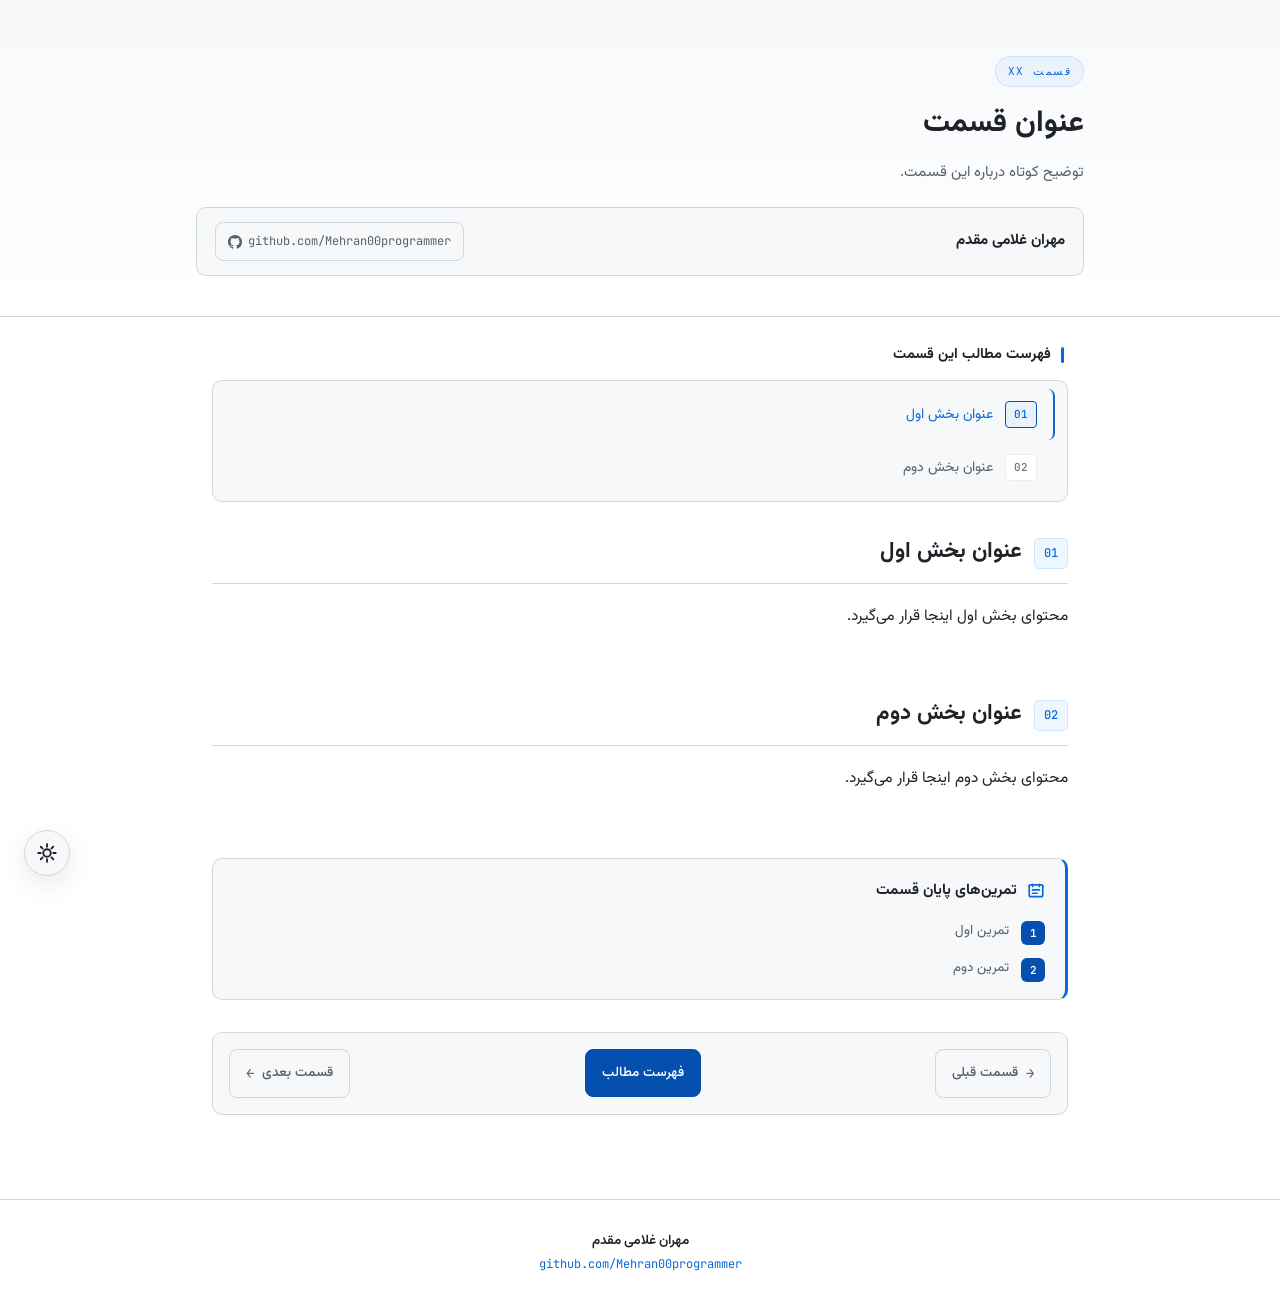
<file: part-template.html>
<!DOCTYPE html>
<html lang="fa" dir="rtl">
<head>
<meta charset="UTF-8">
<meta name="viewport" content="width=device-width, initial-scale=1.0, viewport-fit=cover">
<meta name="theme-color" content="#0d1117">
<meta name="description" content="قسمت XX آموزش ASP.NET Core — عنوان قسمت">
<meta name="author" content="مهران غلامی مقدم">
<title>قسمت XX — عنوان قسمت</title>
<link rel="icon" href="mehran-favicon.ico" sizes="any">
<link rel="canonical" href="https://mehran00programmer.github.io/ASP.NET-Core-Learning/part-XX.html">
<link rel="stylesheet" href="assets/style.css">
</head>
<body>

<div class="reading-progress">
  <div class="reading-progress-bar"></div>
</div>

<header class="doc-header">
  <div class="page">
    <div class="hero-badge" style="display:inline-block;font-family:var(--mono);font-size:11px;color:var(--accent);letter-spacing:1.5px;background:rgba(88,166,255,0.08);border:1px solid rgba(88,166,255,0.2);padding:4px 12px;border-radius:20px;margin-bottom:14px;">قسمت XX</div>
    <h1 class="doc-title">عنوان قسمت</h1>
    <p class="doc-subtitle">
      توضیح کوتاه درباره این قسمت.
    </p>

    <div class="author-card">
      <div class="author-name">مهران غلامی مقدم</div>
      <a class="author-link" href="https://github.com/Mehran00programmer" target="_blank" rel="noopener noreferrer" aria-label="گیت‌هاب مهران غلامی مقدم">
        <svg viewBox="0 0 16 16" fill="currentColor" aria-hidden="true">
          <path d="M8 0C3.58 0 0 3.58 0 8c0 3.54 2.29 6.53 5.47 7.59.4.07.55-.17.55-.38 0-.19-.01-.82-.01-1.49-2.01.37-2.53-.49-2.69-.94-.09-.23-.48-.94-.82-1.13-.28-.15-.68-.52-.01-.53.63-.01 1.08.58 1.23.82.72 1.21 1.87.87 2.33.66.07-.52.28-.87.51-1.07-1.78-.2-3.64-.89-3.64-3.95 0-.87.31-1.59.82-2.15-.08-.2-.36-1.02.08-2.12 0 0 .67-.21 2.2.82.64-.18 1.32-.27 2-.27.68 0 1.36.09 2 .27 1.53-1.04 2.2-.82 2.2-.82.44 1.1.16 1.92.08 2.12.51.56.82 1.27.82 2.15 0 3.07-1.87 3.75-3.65 3.95.29.25.54.73.54 1.48 0 1.07-.01 1.93-.01 2.2 0 .21.15.46.55.38A8.012 8.012 0 0 0 16 8c0-4.42-3.58-8-8-8z"/>
        </svg>
        github.com/Mehran00programmer
      </a>
    </div>
  </div>
</header>

<div class="page">

  <aside class="toc-wrap fade-in">
    <div class="toc-header">فهرست مطالب این قسمت</div>
    <ul class="toc-list">
      <li><a class="toc-link" href="#s1"><span class="num">01</span><span>عنوان بخش اول</span></a></li>
      <li><a class="toc-link" href="#s2"><span class="num">02</span><span>عنوان بخش دوم</span></a></li>
    </ul>
  </aside>

  <main>

    <section class="section fade-in" id="s1">
      <div class="section-head">
        <span class="section-num">01</span>
        <h2 class="section-title">عنوان بخش اول</h2>
      </div>
      <p>محتوای بخش اول اینجا قرار می‌گیرد.</p>
    </section>

    <section class="section fade-in" id="s2">
      <div class="section-head">
        <span class="section-num">02</span>
        <h2 class="section-title">عنوان بخش دوم</h2>
      </div>
      <p>محتوای بخش دوم اینجا قرار می‌گیرد.</p>
    </section>

    <div class="exercise-box">
      <div class="exercise-title">
        <svg viewBox="0 0 16 16" fill="none" stroke="currentColor" stroke-width="1.5" stroke-linecap="round" stroke-linejoin="round">
          <path d="M2 3.5V12a1 1 0 0 0 1 1h10a1 1 0 0 0 1-1V3.5"/>
          <path d="M2 3.5a1 1 0 0 1 1-1h10a1 1 0 0 1 1 1"/>
          <path d="M5 2v2M11 2v2M5 7h6M5 10h4"/>
        </svg>
        تمرین‌های پایان قسمت
      </div>
      <ol class="exercise-list">
        <li>تمرین اول</li>
        <li>تمرین دوم</li>
      </ol>
    </div>

    <nav class="part-nav">
      <a class="part-nav-btn" href="part-XX.html">
        <span class="arrow">&#8594;</span>
        قسمت قبلی
      </a>
      <a class="part-nav-btn home" href="index.html">
        فهرست مطالب
      </a>
      <a class="part-nav-btn" href="part-XX.html">
        قسمت بعدی
        <span class="arrow">&#8592;</span>
      </a>
    </nav>

  </main>
</div>

<footer class="doc-footer">
  <div class="footer-name">مهران غلامی مقدم</div>
  <div>
    <a class="footer-link" href="https://github.com/Mehran00programmer" target="_blank" rel="noopener noreferrer">github.com/Mehran00programmer</a>
  </div>
</footer>

<button class="back-to-top" type="button" aria-label="بازگشت به بالا">
  <svg viewBox="0 0 16 16" fill="none" stroke="currentColor" stroke-width="2" stroke-linecap="round" stroke-linejoin="round">
    <path d="M8 13V3"/>
    <polyline points="3 8 8 3 13 8"/>
  </svg>
</button>

<button class="theme-toggle" type="button" aria-label="تغییر تم">
  <svg class="icon-moon" viewBox="0 0 16 16" fill="none" stroke="currentColor" stroke-width="1.5" stroke-linecap="round" stroke-linejoin="round">
    <path d="M14 9.5A6 6 0 0 1 6.5 2 6 6 0 1 0 14 9.5z"/>
  </svg>
  <svg class="icon-sun" viewBox="0 0 16 16" fill="none" stroke="currentColor" stroke-width="1.5" stroke-linecap="round" stroke-linejoin="round">
    <circle cx="8" cy="8" r="3"/>
    <path d="M8 1v2M8 13v2M1 8h2M13 8h2M3 3l1.5 1.5M11.5 11.5L13 13M13 3l-1.5 1.5M4.5 11.5L3 13"/>
  </svg>
</button>

<script src="assets/app.js"></script>

</body>
</html>
</file>
<file: assets/style.css>
@import url('https://fonts.googleapis.com/css2?family=Vazirmatn:wght@300;400;500;600;700&family=JetBrains+Mono:wght@400;500&display=swap');

:root {
  --bg:          #0d1117;
  --bg-alt:      #161b22;
  --surface:     #1c2128;
  --surface-2:   #21262d;
  --border:      #30363d;
  --border-soft: #21262d;
  --text:        #c9d1d9;
  --text-dim:    #8b949e;
  --text-mute:   #6e7681;
  --heading:     #e6edf3;
  --accent:      #58a6ff;
  --accent-dim:  #1f6feb;
  --green:       #3fb950;
  --yellow:      #d29922;
  --red:         #f85149;
  --code-bg:     #0b0f14;
  --shadow:      0 8px 24px rgba(0, 0, 0, 0.35);
  --mono:        'JetBrains Mono', 'Consolas', 'Courier New', monospace;
  --sans:        'Vazirmatn', Tahoma, sans-serif;
}

[data-theme="light"] {
  --bg:          #ffffff;
  --bg-alt:      #f6f8fa;
  --surface:     #f6f8fa;
  --surface-2:   #eaeef2;
  --border:      #d0d7de;
  --border-soft: #eaeef2;
  --text:        #1f2328;
  --text-dim:    #57606a;
  --text-mute:   #6e7781;
  --heading:     #1f2328;
  --accent:      #0969da;
  --accent-dim:  #0550ae;
  --green:       #1a7f37;
  --yellow:      #9a6700;
  --red:         #cf222e;
  --code-bg:     #f6f8fa;
  --shadow:      0 8px 24px rgba(140, 149, 159, 0.2);
}

* { margin: 0; padding: 0; box-sizing: border-box; }

html {
  scroll-behavior: smooth;
  scroll-padding-top: 20px;
  -webkit-text-size-adjust: 100%;
  text-size-adjust: 100%;
}

body {
  font-family: var(--sans);
  background: var(--bg);
  color: var(--text);
  line-height: 1.9;
  font-size: 15px;
  font-weight: 400;
  -webkit-font-smoothing: antialiased;
  -moz-osx-font-smoothing: grayscale;
  overflow-x: hidden;
  word-wrap: break-word;
  overflow-wrap: break-word;
  transition: background .3s ease, color .3s ease;
}

code, .en, kbd, samp {
  font-family: var(--mono);
  direction: ltr;
  unicode-bidi: isolate;
  display: inline;
  white-space: nowrap;
  font-size: 0.85em;
  padding: 1px 6px;
  background: var(--surface);
  border: 1px solid var(--border-soft);
  color: var(--accent);
  border-radius: 4px;
  line-height: 1.6;
}

bdi {
  direction: ltr;
  unicode-bidi: isolate;
  display: inline-block;
  color: inherit;
}

.ltr-plain {
  font-family: var(--mono);
  direction: ltr;
  unicode-bidi: isolate;
  display: inline-block;
  color: inherit;
}

pre, .code-block {
  direction: ltr;
  text-align: left;
  unicode-bidi: isolate;
}

.page {
  max-width: 880px;
  margin: 0 auto;
  padding: 0 16px;
}

.reading-progress {
  position: fixed;
  top: 0;
  right: 0;
  left: 0;
  height: 3px;
  background: transparent;
  z-index: 1000;
  pointer-events: none;
}
.reading-progress-bar {
  height: 100%;
  width: 0;
  background: linear-gradient(90deg, var(--accent-dim), var(--accent));
  transition: width .1s linear;
  box-shadow: 0 0 8px rgba(88, 166, 255, 0.5);
}

.back-to-top {
  position: fixed;
  bottom: 24px;
  left: 24px;
  width: 46px;
  height: 46px;
  border-radius: 50%;
  background: var(--accent-dim);
  color: #fff;
  border: none;
  cursor: pointer;
  display: flex;
  align-items: center;
  justify-content: center;
  box-shadow: var(--shadow);
  z-index: 900;
  opacity: 0;
  visibility: hidden;
  transform: translateY(20px);
  transition: opacity .25s ease, visibility .25s ease, transform .25s ease, background .15s ease;
}
.back-to-top.visible {
  opacity: 1;
  visibility: visible;
  transform: translateY(0);
}
.back-to-top:hover {
  background: var(--accent);
  transform: translateY(-3px);
}
.back-to-top svg {
  width: 20px;
  height: 20px;
}

.theme-toggle {
  position: fixed;
  bottom: 24px;
  left: 82px;
  width: 46px;
  height: 46px;
  border-radius: 50%;
  background: var(--surface);
  color: var(--text);
  border: 1px solid var(--border);
  cursor: pointer;
  display: flex;
  align-items: center;
  justify-content: center;
  box-shadow: var(--shadow);
  z-index: 900;
  transition: background .15s ease, border-color .15s ease, transform .15s ease, left .3s ease;
}
.theme-toggle.alone {
  left: 24px;
}
.theme-toggle:hover {
  border-color: var(--accent-dim);
  transform: translateY(-3px);
}
.theme-toggle svg {
  width: 20px;
  height: 20px;
}
.theme-toggle .icon-sun { display: none; }
.theme-toggle .icon-moon { display: block; }
[data-theme="light"] .theme-toggle .icon-sun { display: block; }
[data-theme="light"] .theme-toggle .icon-moon { display: none; }

.doc-header {
  background: linear-gradient(180deg, var(--bg-alt) 0%, var(--bg) 100%);
  border-bottom: 1px solid var(--border);
  padding: 32px 0 28px;
}
.doc-header .page { padding: 0 16px; }

.doc-title {
  font-size: 22px;
  font-weight: 700;
  color: var(--heading);
  line-height: 1.55;
  margin-bottom: 12px;
}
.doc-subtitle {
  font-size: 14px;
  color: var(--text-dim);
  line-height: 1.85;
  margin-bottom: 20px;
}

.author-card {
  display: flex;
  flex-wrap: wrap;
  align-items: center;
  justify-content: space-between;
  gap: 14px;
  background: var(--surface);
  border: 1px solid var(--border);
  border-radius: 10px;
  padding: 14px 18px;
}
.author-name {
  font-size: 15px;
  font-weight: 700;
  color: var(--heading);
  line-height: 1.5;
}
.author-link {
  display: inline-flex;
  align-items: center;
  gap: 6px;
  background: var(--bg-alt);
  border: 1px solid var(--border);
  color: var(--text-dim);
  padding: 7px 12px;
  border-radius: 8px;
  font-family: var(--mono);
  font-size: 12px;
  text-decoration: none;
  direction: ltr;
  transition: border-color .15s ease, color .15s ease;
  flex-shrink: 0;
}
.author-link:hover {
  border-color: var(--accent-dim);
  color: var(--accent);
}
.author-link svg { width: 14px; height: 14px; flex-shrink: 0; }

.hero {
  padding: 40px 0 32px;
  text-align: center;
  border-bottom: 1px solid var(--border);
  background: linear-gradient(180deg, var(--bg-alt) 0%, var(--bg) 100%);
}
.hero-badge {
  display: inline-block;
  font-family: var(--mono);
  font-size: 11px;
  color: var(--accent);
  letter-spacing: 1.5px;
  text-transform: uppercase;
  background: rgba(88, 166, 255, 0.08);
  border: 1px solid rgba(88, 166, 255, 0.2);
  padding: 4px 12px;
  border-radius: 20px;
  margin-bottom: 14px;
}
.hero-title {
  font-size: 24px;
  font-weight: 700;
  color: var(--heading);
  line-height: 1.5;
  margin-bottom: 12px;
}
.hero-desc {
  font-size: 14px;
  color: var(--text-dim);
  line-height: 1.85;
  max-width: 560px;
  margin: 0 auto 20px;
}
.hero-author {
  display: inline-flex;
  align-items: center;
  gap: 10px;
  background: var(--surface);
  border: 1px solid var(--border);
  border-radius: 24px;
  padding: 6px 16px 6px 8px;
  font-size: 13px;
  color: var(--text-dim);
}
.hero-author-name {
  color: var(--heading);
  font-weight: 600;
}
.hero-author-link {
  color: var(--accent);
  text-decoration: none;
  font-family: var(--mono);
  font-size: 11.5px;
  direction: ltr;
}

.about-section {
  margin: 32px 0;
  padding: 24px;
  background: var(--bg-alt);
  border: 1px solid var(--border);
  border-radius: 12px;
}
.about-section-title {
  display: flex;
  align-items: center;
  gap: 10px;
  font-size: 17px;
  font-weight: 700;
  color: var(--heading);
  margin-bottom: 16px;
}
.about-section-title::before {
  content: '';
  width: 3px;
  height: 18px;
  background: var(--accent);
  border-radius: 2px;
}
.about-section p {
  margin-bottom: 12px;
  color: var(--text-dim);
  font-size: 14px;
  line-height: 1.9;
}
.about-section p:last-child { margin-bottom: 0; }
.about-section strong { color: var(--heading); }

.about-features {
  display: grid;
  grid-template-columns: 1fr;
  gap: 10px;
  margin-top: 18px;
}
.about-feature {
  display: flex;
  align-items: flex-start;
  gap: 10px;
  font-size: 13.5px;
  color: var(--text-dim);
  line-height: 1.8;
}
.about-feature-check {
  flex-shrink: 0;
  width: 18px;
  height: 18px;
  color: var(--green);
  margin-top: 5px;
}

.meta-row {
  display: grid;
  grid-template-columns: 1fr;
  gap: 10px;
  margin: 20px 0;
}
.meta-box {
  background: var(--bg-alt);
  border: 1px solid var(--border);
  border-radius: 10px;
  padding: 14px 16px;
}
.meta-box-label {
  font-size: 11.5px;
  color: var(--text-mute);
  font-family: var(--mono);
  letter-spacing: 1px;
  text-transform: uppercase;
  margin-bottom: 6px;
  display: block;
}
.meta-box-value {
  font-size: 14px;
  color: var(--heading);
  font-weight: 600;
}
.overall-progress-track {
  width: 100%;
  height: 6px;
  background: var(--surface);
  border-radius: 20px;
  overflow: hidden;
  margin-top: 10px;
  border: 1px solid var(--border-soft);
}
.overall-progress-fill {
  height: 100%;
  background: linear-gradient(90deg, var(--accent-dim), var(--accent));
  border-radius: 20px;
  transition: width .5s ease;
}
.overall-progress-text {
  display: flex;
  justify-content: space-between;
  font-size: 12px;
  color: var(--text-mute);
  margin-top: 8px;
  font-family: var(--mono);
}

.search-wrap {
  position: relative;
  margin: 20px 0;
}
.search-input {
  width: 100%;
  padding: 12px 44px 12px 16px;
  background: var(--bg-alt);
  border: 1px solid var(--border);
  border-radius: 10px;
  color: var(--text);
  font-family: var(--sans);
  font-size: 14px;
  transition: border-color .15s ease;
}
.search-input:focus {
  outline: none;
  border-color: var(--accent-dim);
}
.search-input::placeholder {
  color: var(--text-mute);
}
.search-icon {
  position: absolute;
  right: 14px;
  top: 50%;
  transform: translateY(-50%);
  width: 18px;
  height: 18px;
  color: var(--text-mute);
  pointer-events: none;
}
.search-empty {
  text-align: center;
  padding: 32px 20px;
  color: var(--text-mute);
  font-size: 14px;
  display: none;
}
.search-empty.visible { display: block; }

.toc-wrap {
  margin: 24px 0 32px;
}
.toc-header {
  display: flex;
  align-items: center;
  gap: 10px;
  font-size: 14.5px;
  font-weight: 700;
  color: var(--heading);
  margin-bottom: 12px;
  padding: 0 4px;
}
.toc-header::before {
  content: '';
  width: 3px;
  height: 16px;
  background: var(--accent);
  border-radius: 2px;
}
.toc-list {
  list-style: none;
  background: var(--bg-alt);
  border: 1px solid var(--border);
  border-radius: 10px;
  padding: 8px;
  margin: 0;
  display: grid;
  grid-template-columns: 1fr;
  gap: 2px;
}
.toc-list li { margin: 0; }

.toc-link {
  display: flex;
  align-items: center;
  gap: 12px;
  padding: 11px 14px;
  color: var(--text-dim);
  text-decoration: none;
  border-radius: 7px;
  font-size: 13.5px;
  transition: background .15s ease, color .15s ease;
  border-right: 2px solid transparent;
  cursor: pointer;
}
.toc-link:hover,
.toc-link:focus {
  background: var(--surface);
  color: var(--heading);
  border-right-color: var(--accent);
  outline: none;
}
.toc-link.active {
  background: var(--surface);
  color: var(--accent);
  border-right-color: var(--accent);
}
.toc-link .num {
  font-family: var(--mono);
  font-size: 11px;
  color: var(--text-mute);
  background: var(--bg);
  padding: 2px 8px;
  border-radius: 4px;
  border: 1px solid var(--border-soft);
  flex-shrink: 0;
  direction: ltr;
  font-weight: 500;
}
.toc-link.active .num {
  color: var(--accent);
  border-color: var(--accent-dim);
  background: rgba(88, 166, 255, 0.08);
}

main { padding-bottom: 60px; min-width: 0; }

.section {
  margin-bottom: 48px;
  scroll-margin-top: 20px;
}

.section-head {
  display: flex;
  align-items: flex-start;
  gap: 12px;
  margin-bottom: 18px;
  padding-bottom: 14px;
  border-bottom: 1px solid var(--border);
}
.section-num {
  font-family: var(--mono);
  font-size: 12px;
  font-weight: 500;
  color: var(--accent);
  background: rgba(88, 166, 255, 0.1);
  border: 1px solid rgba(88, 166, 255, 0.2);
  padding: 3px 9px;
  border-radius: 5px;
  flex-shrink: 0;
  direction: ltr;
  margin-top: 4px;
}
.section-title {
  font-size: 19px;
  font-weight: 700;
  color: var(--heading);
  line-height: 1.6;
  flex: 1;
  min-width: 0;
}

h3 {
  font-size: 16px;
  font-weight: 600;
  color: var(--heading);
  margin: 26px 0 10px;
  padding-right: 10px;
  border-right: 2px solid var(--accent-dim);
}
h4 {
  font-size: 14.5px;
  font-weight: 600;
  color: var(--text);
  margin: 18px 0 8px;
}

p { margin-bottom: 14px; color: var(--text); }
strong { color: var(--heading); font-weight: 600; }
em { color: var(--text-dim); font-style: normal; }

ul, ol {
  margin: 10px 22px 16px 0;
  padding: 0;
}
li { margin-bottom: 8px; padding-right: 4px; }
li::marker { color: var(--accent-dim); }
li strong { color: var(--heading); }

.callout {
  border-radius: 8px;
  padding: 14px 16px;
  margin: 16px 0;
  font-size: 14px;
  background: var(--surface);
  border-right: 3px solid var(--accent);
  border-top: 1px solid var(--border-soft);
  border-bottom: 1px solid var(--border-soft);
  border-left: 1px solid var(--border-soft);
}
.callout-label {
  font-size: 12px;
  font-weight: 700;
  letter-spacing: 0.5px;
  color: var(--accent);
  display: block;
  margin-bottom: 6px;
}
.callout p:last-child { margin-bottom: 0; }
.callout.note  { border-right-color: var(--accent); }
.callout.note  .callout-label { color: var(--accent); }
.callout.warn  { border-right-color: var(--yellow); }
.callout.warn  .callout-label { color: var(--yellow); }
.callout.key   { border-right-color: var(--green); }
.callout.key   .callout-label { color: var(--green); }

.table-wrap {
  margin: 16px 0;
  border: 1px solid var(--border);
  border-radius: 8px;
  overflow-x: auto;
  -webkit-overflow-scrolling: touch;
}
table {
  width: 100%;
  border-collapse: collapse;
  font-size: 13.5px;
}
th {
  background: var(--bg-alt);
  color: var(--heading);
  padding: 12px 14px;
  text-align: right;
  font-weight: 600;
  font-size: 13px;
  border-bottom: 1px solid var(--border);
  white-space: nowrap;
}
td {
  padding: 12px 14px;
  border-bottom: 1px solid var(--border-soft);
  color: var(--text-dim);
  vertical-align: top;
  line-height: 1.75;
}
tr:last-child td { border-bottom: none; }
td strong { color: var(--text); }
td code { font-size: 12px; }

td.cell-ltr {
  text-align: left;
  direction: ltr;
  font-family: var(--mono);
  font-size: 13px;
  color: var(--text);
}

.flow {
  list-style: none;
  margin: 18px 0;
  padding: 0;
  counter-reset: step;
  position: relative;
}
.flow::before {
  content: '';
  position: absolute;
  top: 14px;
  bottom: 14px;
  right: 15px;
  width: 1px;
  background: var(--border);
}
.flow li {
  counter-increment: step;
  position: relative;
  padding-right: 46px;
  padding-bottom: 22px;
  margin: 0;
}
.flow li:last-child { padding-bottom: 0; }
.flow li::before {
  content: counter(step);
  position: absolute;
  right: 0;
  top: 0;
  width: 30px; height: 30px;
  background: var(--bg);
  border: 1px solid var(--border);
  border-radius: 50%;
  font-family: var(--mono);
  font-size: 12px;
  color: var(--accent);
  display: flex;
  align-items: center;
  justify-content: center;
  z-index: 1;
  direction: ltr;
}
.flow li strong {
  display: block;
  color: var(--heading);
  margin-bottom: 3px;
  font-size: 14.5px;
  line-height: 1.7;
}
.flow li span {
  font-size: 13.5px;
  color: var(--text-dim);
  line-height: 1.8;
}

.diagram {
  margin: 20px 0;
  background: var(--bg-alt);
  border: 1px solid var(--border);
  border-radius: 10px;
  padding: 20px 12px;
  overflow: hidden;
}
.diagram svg {
  display: block;
  width: 100%;
  height: auto;
  max-width: 100%;
}
.diagram-caption {
  font-size: 12.5px;
  color: var(--text-mute);
  text-align: center;
  margin-top: 14px;
  line-height: 1.7;
}

.ft-tree {
  background: var(--code-bg);
  border: 1px solid var(--border);
  border-radius: 10px;
  padding: 14px 16px;
  margin: 18px 0;
  font-family: var(--mono);
  direction: ltr;
  text-align: left;
  overflow-x: auto;
  -webkit-overflow-scrolling: touch;
}
.ft-tree ul { list-style: none; margin: 0; padding: 0; }
.ft-tree > ul { padding-left: 0; }
.ft-tree ul ul { padding-left: 22px; }
.ft-tree li { position: relative; margin: 0; padding: 0; }
.ft-tree ul ul > li::before {
  content: '';
  position: absolute;
  top: 0;
  left: -11px;
  width: 1px;
  height: 100%;
  background: var(--border);
}
.ft-tree ul ul > li:last-child::before { height: 20px; }
.ft-tree ul ul > li::after {
  content: '';
  position: absolute;
  top: 20px;
  left: -11px;
  width: 11px;
  height: 1px;
  background: var(--border);
}
.ft-node {
  display: flex;
  align-items: center;
  gap: 8px;
  height: 40px;
  padding: 0 10px;
  border-radius: 6px;
  color: var(--text);
  line-height: 1;
  transition: background .15s ease;
}
.ft-node:hover { background: rgba(88, 166, 255, 0.05); }
.ft-ico {
  flex-shrink: 0;
  width: 15px;
  height: 15px;
}
.ft-dir .ft-ico { color: var(--accent); }
.ft-file .ft-ico { color: var(--text-dim); }
.ft-name {
  font-family: var(--mono);
  font-size: 13px;
  white-space: nowrap;
  direction: ltr;
  unicode-bidi: isolate;
  display: inline-block;
}
.ft-dir .ft-name { color: var(--heading); font-weight: 500; }
.ft-file .ft-name { color: var(--text); }
.ft-cmt {
  margin-left: auto;
  font-family: var(--sans);
  font-size: 11.5px;
  color: var(--text-mute);
  background: rgba(110, 118, 129, 0.1);
  border: 1px solid rgba(110, 118, 129, 0.15);
  padding: 2px 8px;
  border-radius: 4px;
  white-space: nowrap;
  flex-shrink: 0;
  line-height: 1.6;
}
.ft-note {
  color: var(--text-mute);
  font-family: var(--sans);
  font-size: 12px;
  font-style: italic;
  padding-left: 10px;
}
.ft-note::before {
  content: '// ';
  color: var(--text-mute);
  direction: ltr;
  unicode-bidi: isolate;
}

.code-block {
  position: relative;
  background: var(--code-bg);
  border: 1px solid var(--border);
  border-radius: 8px;
  margin: 16px 0;
  overflow: hidden;
  direction: ltr;
  text-align: left;
}
.code-block-header {
  display: flex;
  align-items: center;
  justify-content: space-between;
  background: var(--bg-alt);
  padding: 8px 14px;
  border-bottom: 1px solid var(--border);
}
.code-block-lang {
  font-family: var(--mono);
  font-size: 11.5px;
  color: var(--text-mute);
  text-transform: uppercase;
  letter-spacing: 0.5px;
}
.code-copy {
  display: inline-flex;
  align-items: center;
  gap: 5px;
  background: var(--surface);
  border: 1px solid var(--border);
  color: var(--text-dim);
  padding: 4px 10px;
  border-radius: 6px;
  font-family: var(--sans);
  font-size: 11.5px;
  cursor: pointer;
  transition: all .15s ease;
}
.code-copy:hover {
  border-color: var(--accent-dim);
  color: var(--accent);
}
.code-copy.copied {
  border-color: var(--green);
  color: var(--green);
}
.code-copy svg {
  width: 12px;
  height: 12px;
}
.code-block pre {
  padding: 14px 16px;
  font-family: var(--mono);
  font-size: 13px;
  line-height: 1.75;
  color: var(--text);
  overflow-x: auto;
  margin: 0;
}
.code-block pre .kw { color: #ff7b72; }
.code-block pre .cls { color: #ffa657; }
.code-block pre .str { color: #a5d6ff; }
.code-block pre .cmt { color: var(--text-mute); font-style: italic; }

.card-grid {
  display: grid;
  grid-template-columns: 1fr;
  gap: 10px;
  margin: 18px 0;
}
.card {
  background: var(--bg-alt);
  border: 1px solid var(--border);
  border-radius: 8px;
  padding: 14px 16px;
  transition: border-color .15s ease;
}
.card:hover { border-color: var(--accent-dim); }
.card-title {
  font-size: 14px;
  font-weight: 600;
  color: var(--heading);
  margin-bottom: 6px;
  display: flex;
  align-items: center;
  gap: 8px;
}
.card-title::before {
  content: '';
  width: 6px; height: 6px;
  background: var(--accent);
  border-radius: 50%;
  flex-shrink: 0;
}
.card-desc {
  font-size: 13px;
  color: var(--text-dim);
  line-height: 1.85;
}

.exercise-box {
  margin: 24px 0;
  background: linear-gradient(180deg, var(--bg-alt), var(--surface));
  border: 1px solid var(--border);
  border-right: 3px solid var(--accent);
  border-radius: 10px;
  padding: 18px 20px;
}
.exercise-title {
  display: flex;
  align-items: center;
  gap: 10px;
  font-size: 15px;
  font-weight: 700;
  color: var(--heading);
  margin-bottom: 14px;
}
.exercise-title svg {
  width: 18px;
  height: 18px;
  color: var(--accent);
}
.exercise-list {
  list-style: none;
  counter-reset: ex;
  margin: 0;
  padding: 0;
}
.exercise-list li {
  counter-increment: ex;
  position: relative;
  padding-right: 36px;
  margin-bottom: 12px;
  font-size: 13.5px;
  color: var(--text-dim);
  line-height: 1.85;
}
.exercise-list li:last-child { margin-bottom: 0; }
.exercise-list li::before {
  content: counter(ex);
  position: absolute;
  right: 0;
  top: 2px;
  width: 24px;
  height: 24px;
  background: var(--accent-dim);
  color: #fff;
  border-radius: 6px;
  font-family: var(--mono);
  font-size: 11px;
  font-weight: 600;
  display: flex;
  align-items: center;
  justify-content: center;
  direction: ltr;
}

.part-nav {
  display: flex;
  align-items: center;
  justify-content: space-between;
  gap: 12px;
  margin: 32px 0 24px;
  padding: 16px;
  background: var(--bg-alt);
  border: 1px solid var(--border);
  border-radius: 10px;
  flex-wrap: wrap;
}
.part-nav-btn {
  display: inline-flex;
  align-items: center;
  gap: 8px;
  padding: 10px 16px;
  background: var(--surface);
  border: 1px solid var(--border);
  color: var(--text-dim);
  text-decoration: none;
  border-radius: 8px;
  font-size: 13.5px;
  font-weight: 500;
  transition: all .15s ease;
  flex-shrink: 0;
  min-width: 110px;
  justify-content: center;
  cursor: pointer;
  font-family: var(--sans);
}
.part-nav-btn:hover {
  border-color: var(--accent-dim);
  color: var(--accent);
  background: var(--surface-2);
}
.part-nav-btn.home {
  background: var(--accent-dim);
  color: #fff;
  border-color: var(--accent-dim);
}
.part-nav-btn.home:hover {
  background: var(--accent);
  color: var(--bg);
  border-color: var(--accent);
}
.part-nav-btn.disabled {
  opacity: 0.35;
  cursor: not-allowed;
  pointer-events: none;
}
.part-nav-btn .arrow {
  font-family: var(--mono);
  font-size: 14px;
}

.parts-list {
  padding: 32px 0 60px;
}
.parts-list-header {
  display: flex;
  align-items: center;
  justify-content: space-between;
  gap: 12px;
  margin-bottom: 20px;
  flex-wrap: wrap;
}
.parts-list-title {
  font-size: 18px;
  font-weight: 700;
  color: var(--heading);
  display: flex;
  align-items: center;
  gap: 10px;
}
.parts-list-title::before {
  content: '';
  width: 3px;
  height: 18px;
  background: var(--accent);
  border-radius: 2px;
}
.parts-list-count {
  font-family: var(--mono);
  font-size: 12px;
  color: var(--text-mute);
  background: var(--surface);
  border: 1px solid var(--border);
  padding: 4px 10px;
  border-radius: 6px;
}

.parts-grid {
  display: grid;
  grid-template-columns: 1fr;
  gap: 10px;
}

.part-card {
  display: flex;
  align-items: center;
  gap: 14px;
  padding: 16px 18px;
  background: var(--bg-alt);
  border: 1px solid var(--border);
  border-radius: 10px;
  text-decoration: none;
  color: inherit;
  transition: all .18s ease;
  position: relative;
}
.part-card.ready:hover {
  border-color: var(--accent-dim);
  transform: translateY(-2px);
  box-shadow: 0 4px 12px rgba(88, 166, 255, 0.08);
}
.part-card.hidden { display: none; }

.part-card-num {
  flex-shrink: 0;
  width: 44px;
  height: 44px;
  border-radius: 10px;
  background: var(--surface);
  border: 1px solid var(--border);
  display: flex;
  align-items: center;
  justify-content: center;
  font-family: var(--mono);
  font-size: 15px;
  font-weight: 600;
  color: var(--text-mute);
  direction: ltr;
}
.part-card.ready .part-card-num {
  background: linear-gradient(135deg, var(--accent-dim), var(--accent));
  color: #fff;
  border-color: transparent;
}

.part-card-body {
  flex: 1;
  min-width: 0;
}
.part-card-title {
  font-size: 14.5px;
  font-weight: 600;
  color: var(--heading);
  line-height: 1.5;
  margin-bottom: 3px;
}
.part-card-desc {
  font-size: 12.5px;
  color: var(--text-mute);
  line-height: 1.6;
}
.part-card.locked .part-card-title { color: var(--text-dim); }

.part-card-status {
  flex-shrink: 0;
  font-size: 11px;
  font-weight: 600;
  padding: 3px 10px;
  border-radius: 20px;
  font-family: var(--mono);
}
.part-card.ready .part-card-status {
  background: rgba(63, 185, 80, 0.12);
  color: var(--green);
  border: 1px solid rgba(63, 185, 80, 0.25);
}
.part-card.locked .part-card-status {
  background: rgba(110, 118, 129, 0.1);
  color: var(--text-mute);
  border: 1px solid rgba(110, 118, 129, 0.2);
}

.error-page {
  min-height: 100vh;
  display: flex;
  align-items: center;
  justify-content: center;
  padding: 40px 20px;
  text-align: center;
}
.error-content { max-width: 420px; }
.error-code {
  font-family: var(--mono);
  font-size: 72px;
  font-weight: 700;
  color: var(--accent-dim);
  line-height: 1;
  margin-bottom: 16px;
  letter-spacing: 4px;
}
.error-title {
  font-size: 20px;
  font-weight: 700;
  color: var(--heading);
  margin-bottom: 12px;
}
.error-desc {
  font-size: 14px;
  color: var(--text-dim);
  line-height: 1.8;
  margin-bottom: 24px;
}
.error-link {
  display: inline-flex;
  align-items: center;
  gap: 8px;
  background: var(--accent-dim);
  color: #fff;
  text-decoration: none;
  padding: 11px 22px;
  border-radius: 8px;
  font-size: 14px;
  font-weight: 600;
  transition: background .15s ease;
}
.error-link:hover { background: var(--accent); color: var(--bg); }

.doc-footer {
  border-top: 1px solid var(--border);
  padding: 28px 16px;
  text-align: center;
  font-size: 12.5px;
  color: var(--text-mute);
  line-height: 1.9;
}
.footer-name {
  color: var(--heading);
  font-weight: 600;
  font-size: 13.5px;
}
.footer-link {
  color: var(--accent);
  text-decoration: none;
  font-family: var(--mono);
  font-size: 12px;
  direction: ltr;
  display: inline-block;
  transition: opacity .15s ease;
}
.footer-link:hover { opacity: 0.75; }

.fade-in {
  opacity: 0;
  transform: translateY(20px);
  transition: opacity .6s ease, transform .6s ease;
}
.fade-in.visible {
  opacity: 1;
  transform: translateY(0);
}

@media (min-width: 640px) {
  body { font-size: 15.5px; }
  .page { padding: 0 24px; max-width: 900px; }
  .doc-header { padding: 44px 0 32px; }
  .doc-title { font-size: 26px; }
  .doc-subtitle { font-size: 14.5px; }
  .section-title { font-size: 21px; }
  .card-grid { grid-template-columns: 1fr 1fr; }
  .section { margin-bottom: 56px; }
  .hero { padding: 56px 0 44px; }
  .hero-title { font-size: 30px; }
  .hero-desc { font-size: 15px; }
  .parts-grid { grid-template-columns: 1fr 1fr; }
  .parts-list { padding: 40px 0 72px; }
  .meta-row { grid-template-columns: 1fr 1fr; }
  .about-features { grid-template-columns: 1fr 1fr; }
}

@media (min-width: 960px) {
  .page { padding: 0 32px; max-width: 920px; }
  .doc-header { padding: 56px 0 40px; }
  .doc-title { font-size: 30px; }
  .doc-subtitle { font-size: 15px; }
  .section-title { font-size: 22px; }
  h3 { font-size: 17px; }
  .toc-link { padding: 12px 16px; font-size: 14px; }
  .section { margin-bottom: 64px; }
  .hero-title { font-size: 34px; }
}

@media (max-width: 480px) {
  .author-card { padding: 12px 14px; }
  .author-name { font-size: 14px; }
  .author-link { width: 100%; justify-content: center; font-size: 11.5px; }

  .part-nav { padding: 12px; }
  .part-nav-btn { padding: 9px 12px; font-size: 12.5px; min-width: 90px; }

  .part-card { padding: 13px 14px; gap: 10px; }
  .part-card-num { width: 38px; height: 38px; font-size: 13px; }
  .part-card-title { font-size: 13.5px; }
  .part-card-desc { font-size: 11.5px; }

  .back-to-top { bottom: 18px; left: 18px; width: 42px; height: 42px; }
  .theme-toggle { bottom: 18px; left: 68px; width: 42px; height: 42px; }
  .theme-toggle.alone { left: 18px; }

  .ft-tree { padding: 12px 10px; }
  .ft-tree ul ul { padding-left: 16px; }
  .ft-tree ul ul > li::before { left: -8px; }
  .ft-tree ul ul > li:last-child::before { height: 18px; }
  .ft-tree ul ul > li::after { left: -8px; width: 8px; top: 18px; }
  .ft-node { height: 36px; padding: 0 6px; gap: 6px; }
  .ft-name { font-size: 12px; }
  .ft-cmt { display: none; }
  .ft-ico { width: 14px; height: 14px; }

  .about-section { padding: 18px 16px; }
}

@media (prefers-reduced-motion: reduce) {
  html { scroll-behavior: auto; }
  * { transition: none !important; animation: none !important; }
  .fade-in { opacity: 1; transform: none; }
}
</file>
